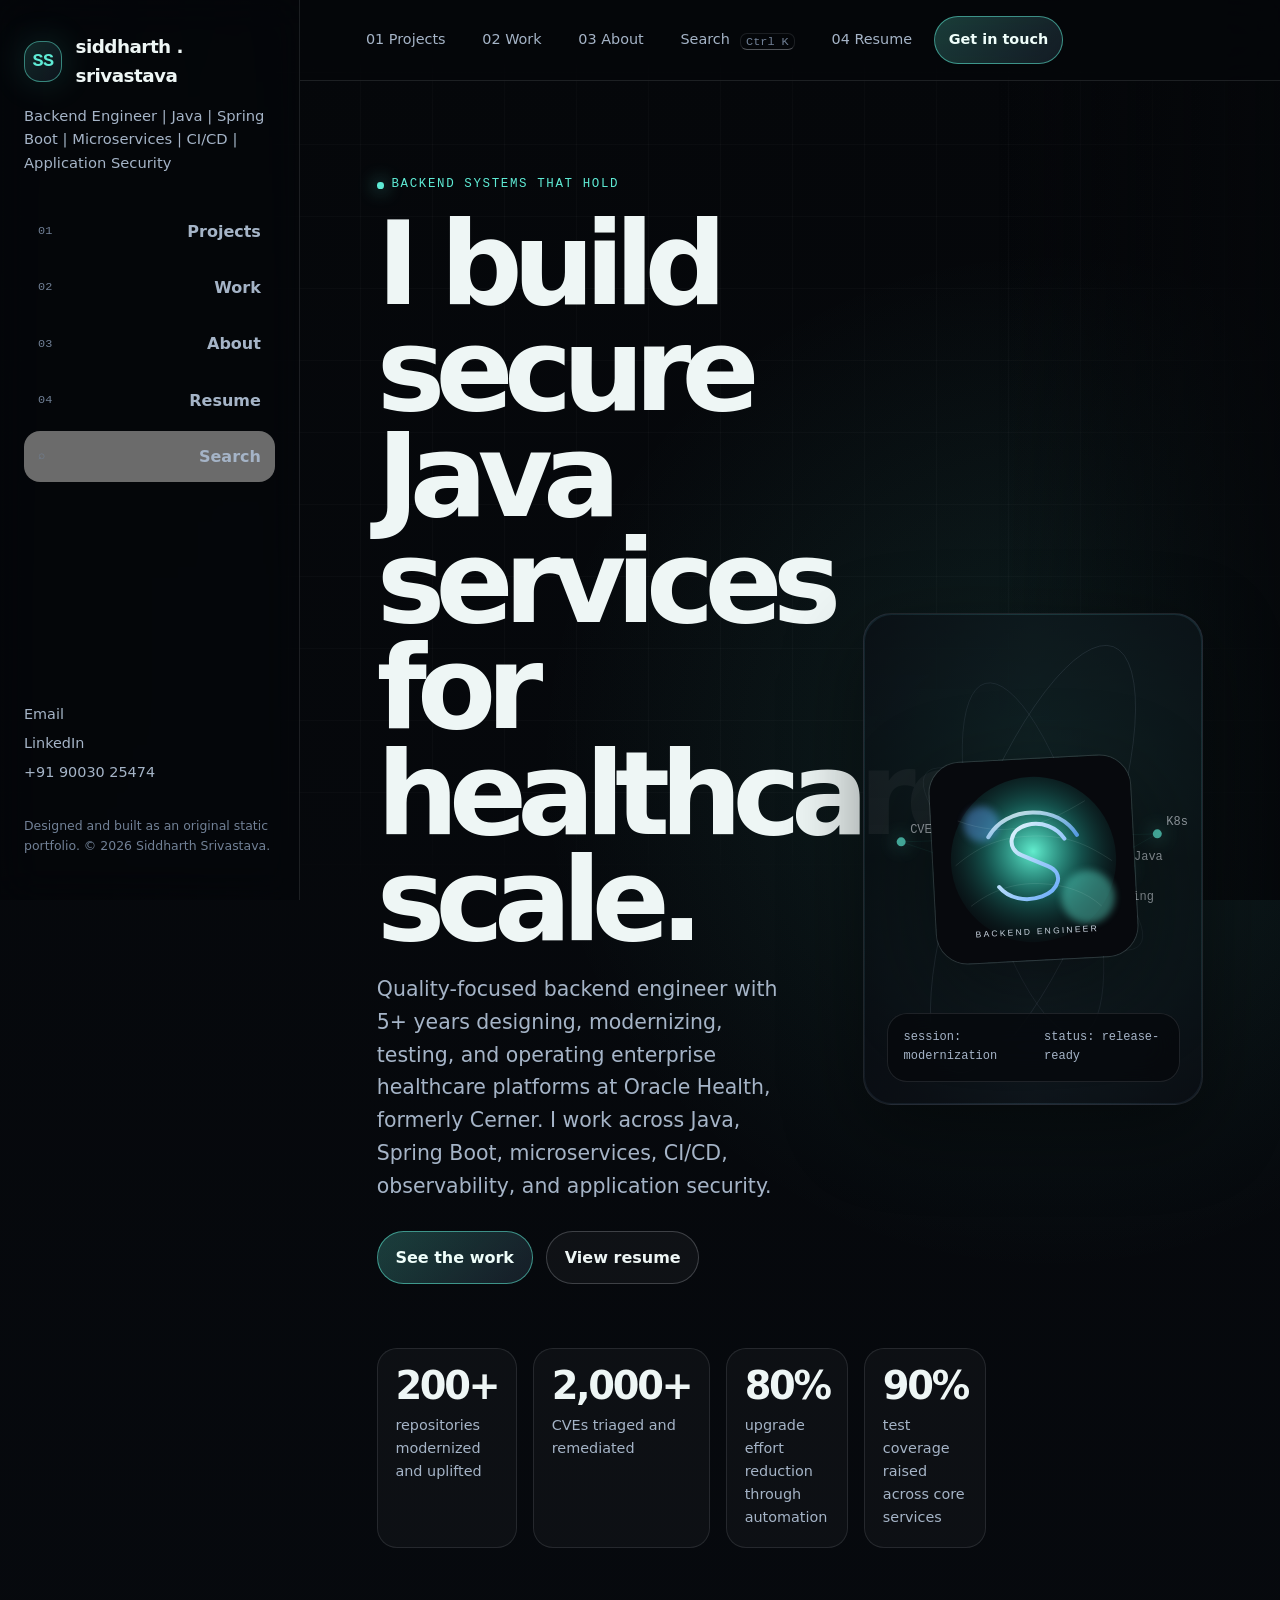
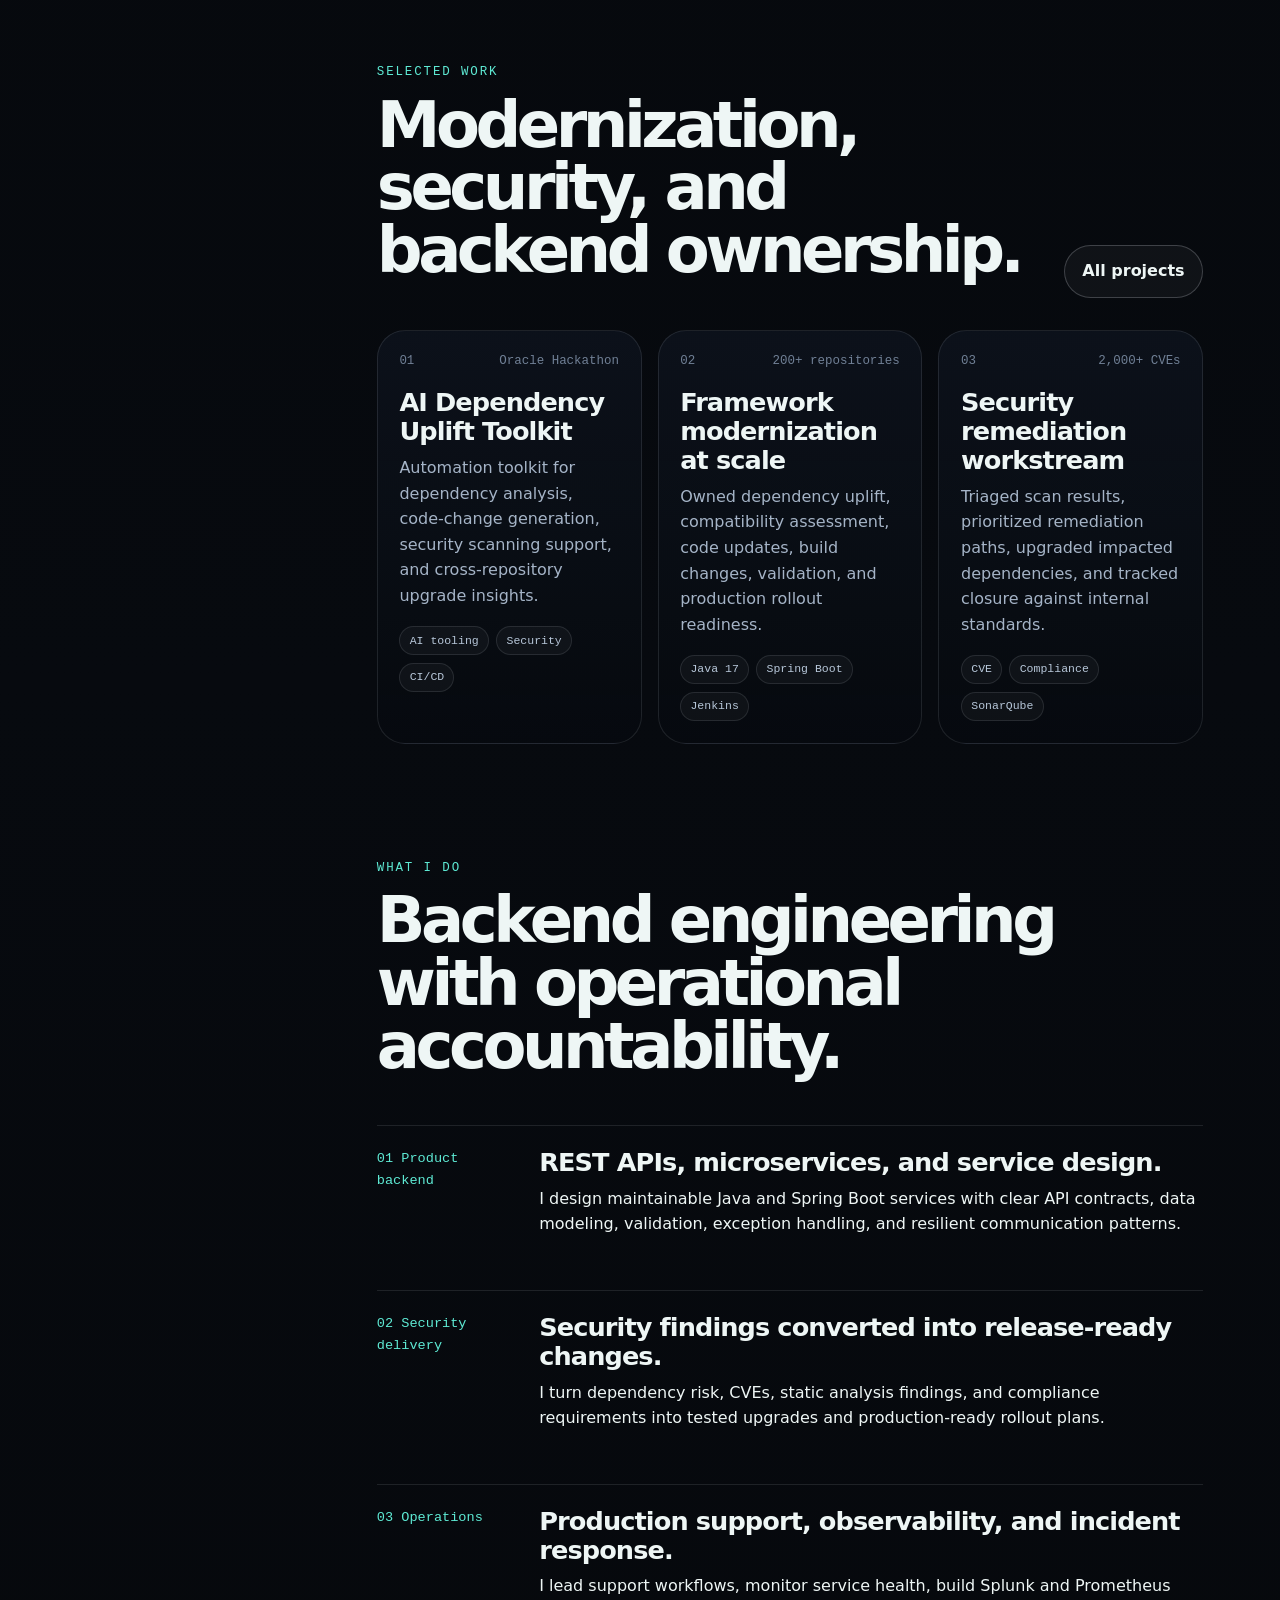
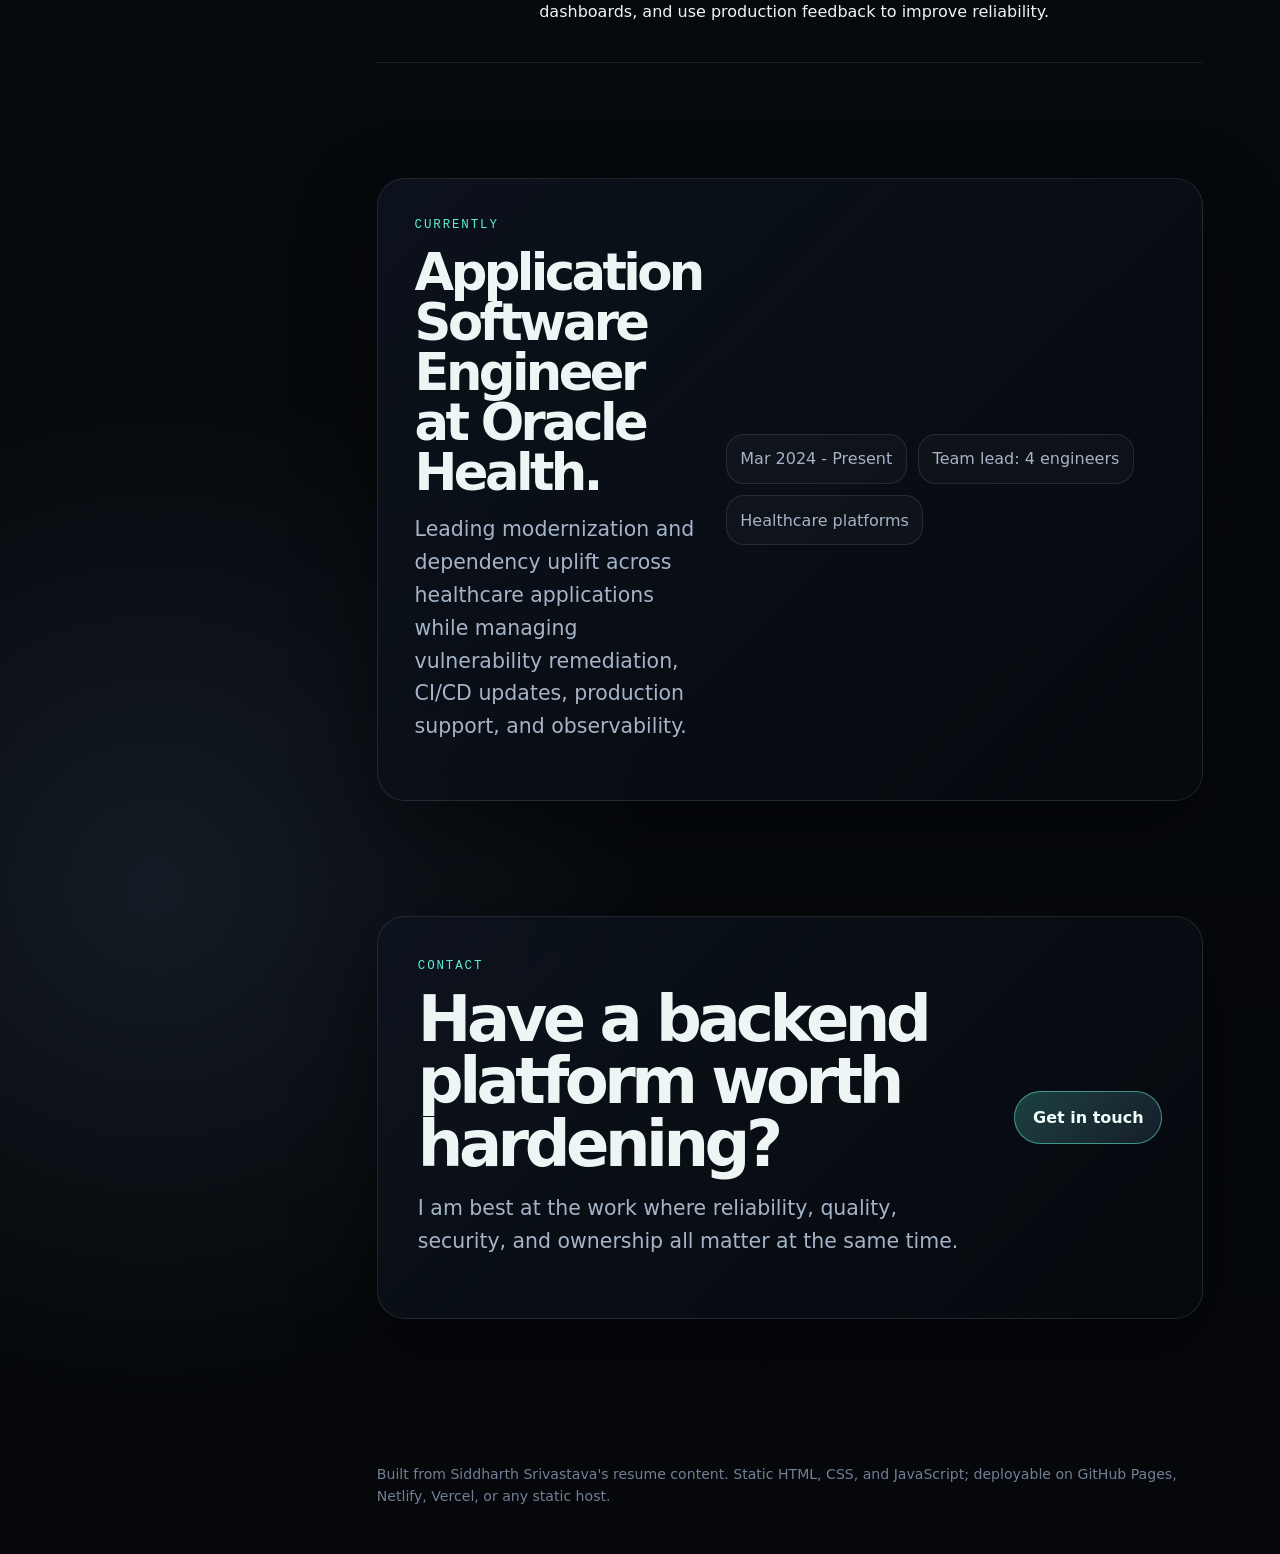
<file: index.html>
<!doctype html>
<html lang="en">
<head>
  <meta charset="utf-8">
  <meta name="viewport" content="width=device-width, initial-scale=1">
  <title>Siddharth Srivastava - Backend Engineer</title>
  <meta name="description" content="Backend engineer portfolio for Siddharth Srivastava, focused on Java, Spring Boot, microservices, CI/CD, application security, and healthcare platforms.">
  <meta name="theme-color" content="#05070a">
  <link rel="canonical" href="https://beardo-sid.github.io/">
  <meta property="og:title" content="Siddharth Srivastava - Backend Engineer">
  <meta property="og:description" content="Backend engineer portfolio for Siddharth Srivastava, focused on Java, Spring Boot, microservices, CI/CD, application security, and healthcare platforms.">
  <meta property="og:type" content="website">
  <meta property="og:url" content="https://beardo-sid.github.io/">
  <link rel="icon" href="assets/favicon.svg" type="image/svg+xml">
  <link rel="stylesheet" href="assets/styles.css">
</head>
<body class="">
  <a class="skip-link" href="#main">Skip to content</a>
  <div class="shell">
    <aside class="sidebar" aria-label="Site sidebar">
      <a class="sidebar-brand" href="index.html" aria-label="Home">
        <span class="logo-dot">SS</span>
        <span>siddharth . srivastava</span>
      </a>
      <p class="sidebar-subtitle">Backend Engineer | Java | Spring Boot | Microservices | CI/CD | Application Security</p>
      <nav class="sidebar-nav" aria-label="Primary navigation">
        <a class="nav-link " href="projects.html"><span>01</span><strong>Projects</strong></a>
<a class="nav-link " href="work.html"><span>02</span><strong>Work</strong></a>
<a class="nav-link " href="about.html"><span>03</span><strong>About</strong></a>
        <a class="nav-link " href="resume.html"><span>04</span><strong>Resume</strong></a>
        <button class="nav-link" type="button" data-search-open><span>⌕</span><strong>Search</strong></button>
      </nav>
      <div class="sidebar-spacer"></div>
      <div class="sidebar-social" aria-label="Contact links">
        <a href="mailto:sid98sksofficial@gmail.com">Email</a>
        <a href="https://www.linkedin.com/in/siddharth-srivastava-27b85112b" target="_blank" rel="noreferrer">LinkedIn</a>
        <a href="tel:+919003025474">+91 90030 25474</a>
      </div>
      <p class="sidebar-meta">Designed and built as an original static portfolio. © 2026 Siddharth Srivastava.</p>
    </aside>

    <div class="content">
      <header class="topbar">
        <a class="mobile-brand" href="index.html"><span class="logo-dot">SS</span><span>siddharth . srivastava</span></a>
        <button class="menu-trigger" type="button" data-menu-toggle aria-expanded="false" aria-controls="mobile-nav">Menu</button>
        <nav class="topbar-nav" id="mobile-nav" data-mobile-nav aria-label="Top navigation">
          <a class="" href="projects.html">01 Projects</a>
<a class="" href="work.html">02 Work</a>
<a class="" href="about.html">03 About</a>
<button class="search-trigger" type="button" data-search-open>Search <kbd>Ctrl K</kbd></button>
<a class="" href="resume.html">04 Resume</a>
<a class="button primary" href="contact.html">Get in touch</a>
        </nav>
      </header>

      <main id="main">
        
<section class="section hero">
  <div class="hero-copy reveal">
    <span class="eyebrow">Backend systems that hold</span>
    <h1>I build secure Java services for healthcare scale.</h1>
    <p class="lede">Quality-focused backend engineer with 5+ years designing, modernizing, testing, and operating enterprise healthcare platforms at Oracle Health, formerly Cerner. I work across Java, Spring Boot, microservices, CI/CD, observability, and application security.</p>
    <div class="hero-actions">
      <a class="button primary" href="projects.html">See the work</a>
      <a class="button" href="resume.html">View resume</a>
    </div>
    <div class="metric-strip" aria-label="Career impact metrics">
      <div class="metric"><strong>200+</strong><span>repositories modernized and uplifted</span></div>
      <div class="metric"><strong>2,000+</strong><span>CVEs triaged and remediated</span></div>
      <div class="metric"><strong>80%</strong><span>upgrade effort reduction through automation</span></div>
      <div class="metric"><strong>90%</strong><span>test coverage raised across core services</span></div>
    </div>
  </div>
  <div class="hero-card reveal" aria-label="Animated backend system graphic">
    <div class="orbit-wrap">
      <canvas id="hero-canvas" aria-hidden="true"></canvas>
      <div class="monogram-card">
        <img src="assets/monogram.svg" alt="Siddharth Srivastava monogram with backend engineering graphic">
      </div>
      <div class="status-pill"><span>session: modernization</span><span>status: release-ready</span></div>
    </div>
  </div>
</section>

<section class="section reveal">
  <div class="section-head">
    <div>
      <span class="section-label">selected work</span>
      <h2>Modernization, security, and backend ownership.</h2>
    </div>
    <a class="button" href="projects.html">All projects</a>
  </div>
  <div class="card-grid">
    <article class="card">
      <div class="card-top"><span>01</span><span>Oracle Hackathon</span></div>
      <h3>AI Dependency Uplift Toolkit</h3>
      <p>Automation toolkit for dependency analysis, code-change generation, security scanning support, and cross-repository upgrade insights.</p>
      <div class="tags"><span class="tag">AI tooling</span><span class="tag">Security</span><span class="tag">CI/CD</span></div>
    </article>
    <article class="card">
      <div class="card-top"><span>02</span><span>200+ repositories</span></div>
      <h3>Framework modernization at scale</h3>
      <p>Owned dependency uplift, compatibility assessment, code updates, build changes, validation, and production rollout readiness.</p>
      <div class="tags"><span class="tag">Java 17</span><span class="tag">Spring Boot</span><span class="tag">Jenkins</span></div>
    </article>
    <article class="card">
      <div class="card-top"><span>03</span><span>2,000+ CVEs</span></div>
      <h3>Security remediation workstream</h3>
      <p>Triaged scan results, prioritized remediation paths, upgraded impacted dependencies, and tracked closure against internal standards.</p>
      <div class="tags"><span class="tag">CVE</span><span class="tag">Compliance</span><span class="tag">SonarQube</span></div>
    </article>
  </div>
</section>

<section class="section reveal">
  <div class="section-head">
    <div>
      <span class="section-label">what I do</span>
      <h2>Backend engineering with operational accountability.</h2>
    </div>
  </div>
  <div class="feature-list">
    <div class="feature-row"><span class="feature-index">01 Product backend</span><div><h3>REST APIs, microservices, and service design.</h3><p>I design maintainable Java and Spring Boot services with clear API contracts, data modeling, validation, exception handling, and resilient communication patterns.</p></div></div>
    <div class="feature-row"><span class="feature-index">02 Security delivery</span><div><h3>Security findings converted into release-ready changes.</h3><p>I turn dependency risk, CVEs, static analysis findings, and compliance requirements into tested upgrades and production-ready rollout plans.</p></div></div>
    <div class="feature-row"><span class="feature-index">03 Operations</span><div><h3>Production support, observability, and incident response.</h3><p>I lead support workflows, monitor service health, build Splunk and Prometheus dashboards, and use production feedback to improve reliability.</p></div></div>
  </div>
</section>

<section class="section reveal">
  <div class="current-panel">
    <div>
      <span class="section-label">currently</span>
      <h2>Application Software Engineer at Oracle Health.</h2>
      <p class="lede">Leading modernization and dependency uplift across healthcare applications while managing vulnerability remediation, CI/CD updates, production support, and observability.</p>
    </div>
    <div class="mini-metrics"><span>Mar 2024 - Present</span><span>Team lead: 4 engineers</span><span>Healthcare platforms</span></div>
  </div>
</section>

<section class="section reveal">
  <div class="cta-panel">
    <div>
      <span class="section-label">contact</span>
      <h2>Have a backend platform worth hardening?</h2>
      <p class="lede">I am best at the work where reliability, quality, security, and ownership all matter at the same time.</p>
    </div>
    <a class="button primary" href="contact.html">Get in touch</a>
  </div>
</section>

      </main>

      <footer class="footer">
        <p>Built from Siddharth Srivastava's resume content. Static HTML, CSS, and JavaScript; deployable on GitHub Pages, Netlify, Vercel, or any static host.</p>
      </footer>
    </div>
  </div>

  <div class="search-modal" data-search-modal aria-hidden="true" role="dialog" aria-label="Search portfolio">
    <div class="search-box">
      <div class="search-head">
        <input data-search-input type="search" placeholder="Search projects, work, skills, resume..." aria-label="Search">
        <button class="search-close" type="button" data-search-close>Esc</button>
      </div>
      <div class="search-results" data-search-results></div>
    </div>
  </div>
  <script src="assets/script.js"></script>
</body>
</html>
</file>
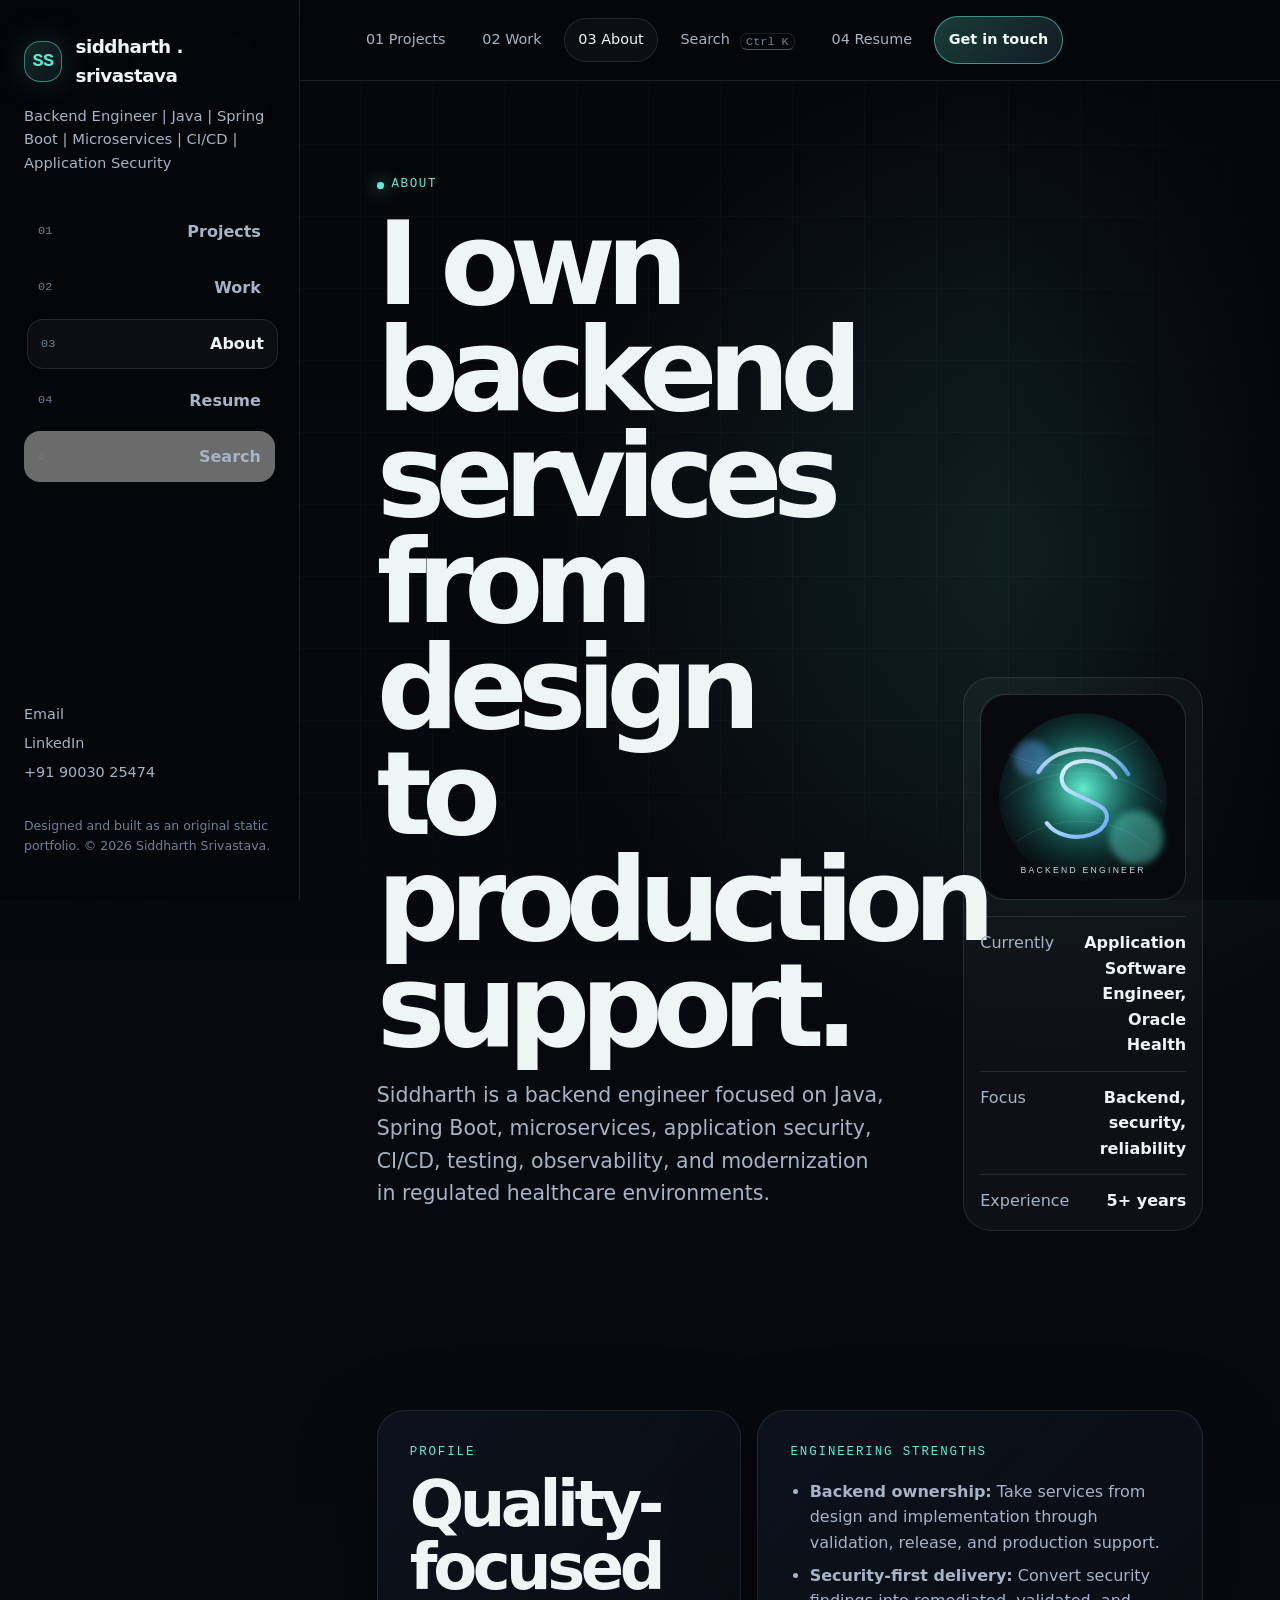
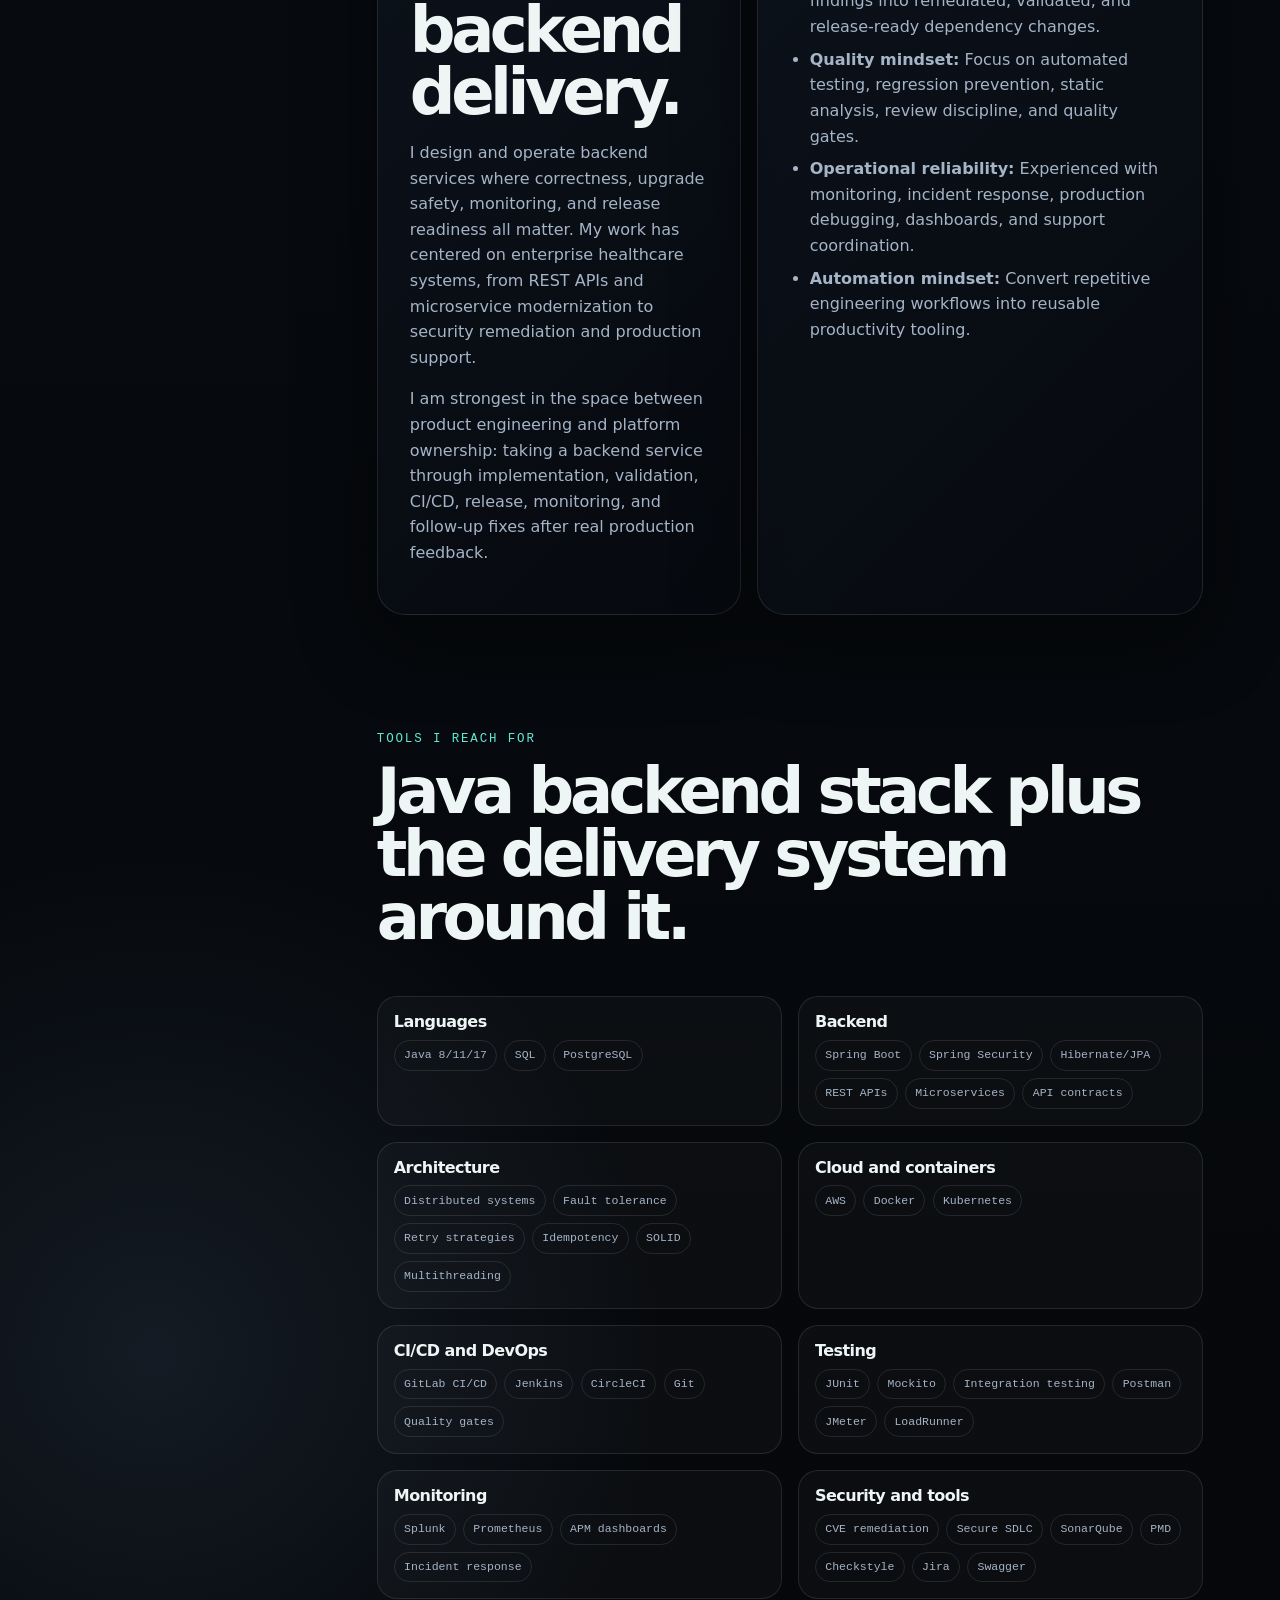
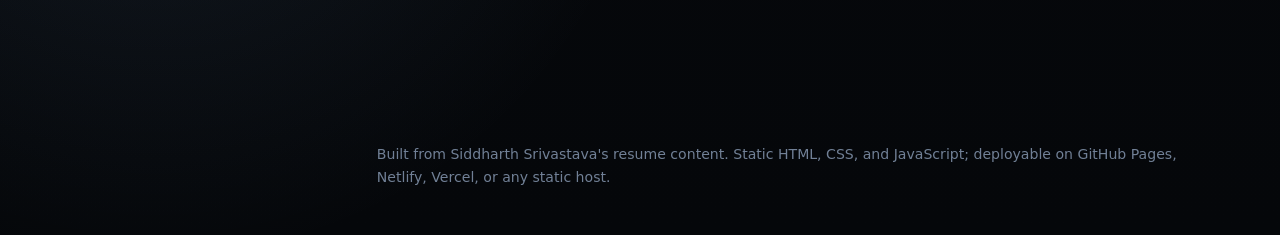
<file: about.html>
<!doctype html>
<html lang="en">
<head>
  <meta charset="utf-8">
  <meta name="viewport" content="width=device-width, initial-scale=1">
  <title>About - Siddharth Srivastava</title>
  <meta name="description" content="About Siddharth Srivastava, a backend engineer focused on Java, Spring Boot, microservices, CI/CD, security, testing, and reliability.">
  <meta name="theme-color" content="#05070a">
  <link rel="canonical" href="https://beardo-sid.github.io/about.html">
  <meta property="og:title" content="About - Siddharth Srivastava">
  <meta property="og:description" content="About Siddharth Srivastava, a backend engineer focused on Java, Spring Boot, microservices, CI/CD, security, testing, and reliability.">
  <meta property="og:type" content="website">
  <meta property="og:url" content="https://beardo-sid.github.io/about.html">
  <link rel="icon" href="assets/favicon.svg" type="image/svg+xml">
  <link rel="stylesheet" href="assets/styles.css">
</head>
<body class="">
  <a class="skip-link" href="#main">Skip to content</a>
  <div class="shell">
    <aside class="sidebar" aria-label="Site sidebar">
      <a class="sidebar-brand" href="index.html" aria-label="Home">
        <span class="logo-dot">SS</span>
        <span>siddharth . srivastava</span>
      </a>
      <p class="sidebar-subtitle">Backend Engineer | Java | Spring Boot | Microservices | CI/CD | Application Security</p>
      <nav class="sidebar-nav" aria-label="Primary navigation">
        <a class="nav-link " href="projects.html"><span>01</span><strong>Projects</strong></a>
<a class="nav-link " href="work.html"><span>02</span><strong>Work</strong></a>
<a class="nav-link active" href="about.html"><span>03</span><strong>About</strong></a>
        <a class="nav-link " href="resume.html"><span>04</span><strong>Resume</strong></a>
        <button class="nav-link" type="button" data-search-open><span>⌕</span><strong>Search</strong></button>
      </nav>
      <div class="sidebar-spacer"></div>
      <div class="sidebar-social" aria-label="Contact links">
        <a href="mailto:sid98sksofficial@gmail.com">Email</a>
        <a href="https://www.linkedin.com/in/siddharth-srivastava-27b85112b" target="_blank" rel="noreferrer">LinkedIn</a>
        <a href="tel:+919003025474">+91 90030 25474</a>
      </div>
      <p class="sidebar-meta">Designed and built as an original static portfolio. © 2026 Siddharth Srivastava.</p>
    </aside>

    <div class="content">
      <header class="topbar">
        <a class="mobile-brand" href="index.html"><span class="logo-dot">SS</span><span>siddharth . srivastava</span></a>
        <button class="menu-trigger" type="button" data-menu-toggle aria-expanded="false" aria-controls="mobile-nav">Menu</button>
        <nav class="topbar-nav" id="mobile-nav" data-mobile-nav aria-label="Top navigation">
          <a class="" href="projects.html">01 Projects</a>
<a class="" href="work.html">02 Work</a>
<a class="active" href="about.html">03 About</a>
<button class="search-trigger" type="button" data-search-open>Search <kbd>Ctrl K</kbd></button>
<a class="" href="resume.html">04 Resume</a>
<a class="button primary" href="contact.html">Get in touch</a>
        </nav>
      </header>

      <main id="main">
        
<section class="section page-hero reveal">
  <div>
    <span class="eyebrow">about</span>
    <h1>I own backend services from design to production support.</h1>
    <p class="lede">Siddharth is a backend engineer focused on Java, Spring Boot, microservices, application security, CI/CD, testing, observability, and modernization in regulated healthcare environments.</p>
  </div>
  <div class="profile-card">
    <img src="assets/monogram.svg" alt="Siddharth Srivastava monogram">
    <div class="profile-facts">
      <div class="fact"><span>Currently</span><strong>Application Software Engineer, Oracle Health</strong></div>
      <div class="fact"><span>Focus</span><strong>Backend, security, reliability</strong></div>
      <div class="fact"><span>Experience</span><strong>5+ years</strong></div>
    </div>
  </div>
</section>

<section class="section reveal">
  <div class="about-grid">
    <div class="about-panel">
      <span class="section-label">profile</span>
      <h2>Quality-focused backend delivery.</h2>
      <p>I design and operate backend services where correctness, upgrade safety, monitoring, and release readiness all matter. My work has centered on enterprise healthcare systems, from REST APIs and microservice modernization to security remediation and production support.</p>
      <p>I am strongest in the space between product engineering and platform ownership: taking a backend service through implementation, validation, CI/CD, release, monitoring, and follow-up fixes after real production feedback.</p>
    </div>
    <div class="about-panel">
      <span class="section-label">engineering strengths</span>
      <ul class="plain-list">
        <li><strong>Backend ownership:</strong> Take services from design and implementation through validation, release, and production support.</li>
        <li><strong>Security-first delivery:</strong> Convert security findings into remediated, validated, and release-ready dependency changes.</li>
        <li><strong>Quality mindset:</strong> Focus on automated testing, regression prevention, static analysis, review discipline, and quality gates.</li>
        <li><strong>Operational reliability:</strong> Experienced with monitoring, incident response, production debugging, dashboards, and support coordination.</li>
        <li><strong>Automation mindset:</strong> Convert repetitive engineering workflows into reusable productivity tooling.</li>
      </ul>
    </div>
  </div>
</section>

<section class="section reveal">
  <div class="section-head">
    <div>
      <span class="section-label">tools I reach for</span>
      <h2>Java backend stack plus the delivery system around it.</h2>
    </div>
  </div>
  <div class="skills-layout">
    <div class="skill-box"><h3>Languages</h3><ul><li>Java 8/11/17</li><li>SQL</li><li>PostgreSQL</li></ul></div>
    <div class="skill-box"><h3>Backend</h3><ul><li>Spring Boot</li><li>Spring Security</li><li>Hibernate/JPA</li><li>REST APIs</li><li>Microservices</li><li>API contracts</li></ul></div>
    <div class="skill-box"><h3>Architecture</h3><ul><li>Distributed systems</li><li>Fault tolerance</li><li>Retry strategies</li><li>Idempotency</li><li>SOLID</li><li>Multithreading</li></ul></div>
    <div class="skill-box"><h3>Cloud and containers</h3><ul><li>AWS</li><li>Docker</li><li>Kubernetes</li></ul></div>
    <div class="skill-box"><h3>CI/CD and DevOps</h3><ul><li>GitLab CI/CD</li><li>Jenkins</li><li>CircleCI</li><li>Git</li><li>Quality gates</li></ul></div>
    <div class="skill-box"><h3>Testing</h3><ul><li>JUnit</li><li>Mockito</li><li>Integration testing</li><li>Postman</li><li>JMeter</li><li>LoadRunner</li></ul></div>
    <div class="skill-box"><h3>Monitoring</h3><ul><li>Splunk</li><li>Prometheus</li><li>APM dashboards</li><li>Incident response</li></ul></div>
    <div class="skill-box"><h3>Security and tools</h3><ul><li>CVE remediation</li><li>Secure SDLC</li><li>SonarQube</li><li>PMD</li><li>Checkstyle</li><li>Jira</li><li>Swagger</li></ul></div>
  </div>
</section>

      </main>

      <footer class="footer">
        <p>Built from Siddharth Srivastava's resume content. Static HTML, CSS, and JavaScript; deployable on GitHub Pages, Netlify, Vercel, or any static host.</p>
      </footer>
    </div>
  </div>

  <div class="search-modal" data-search-modal aria-hidden="true" role="dialog" aria-label="Search portfolio">
    <div class="search-box">
      <div class="search-head">
        <input data-search-input type="search" placeholder="Search projects, work, skills, resume..." aria-label="Search">
        <button class="search-close" type="button" data-search-close>Esc</button>
      </div>
      <div class="search-results" data-search-results></div>
    </div>
  </div>
  <script src="assets/script.js"></script>
</body>
</html>
</file>
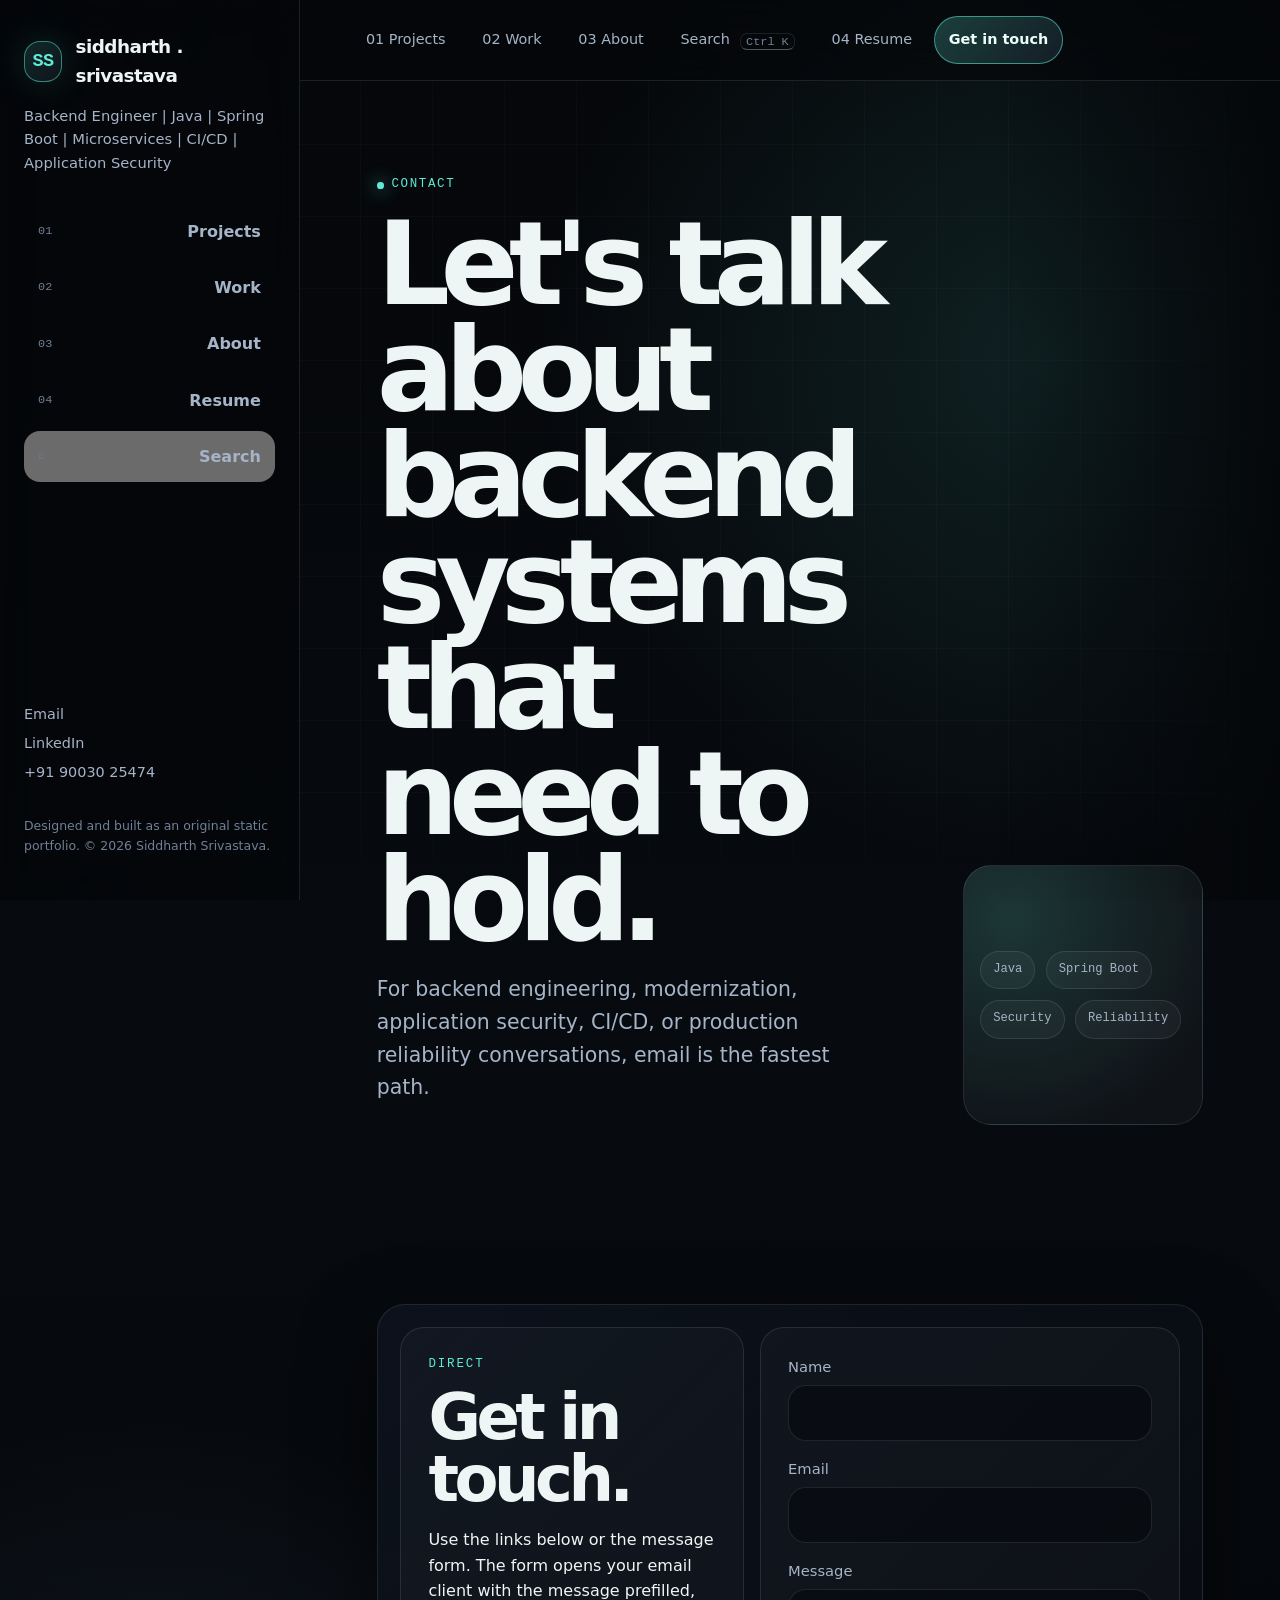
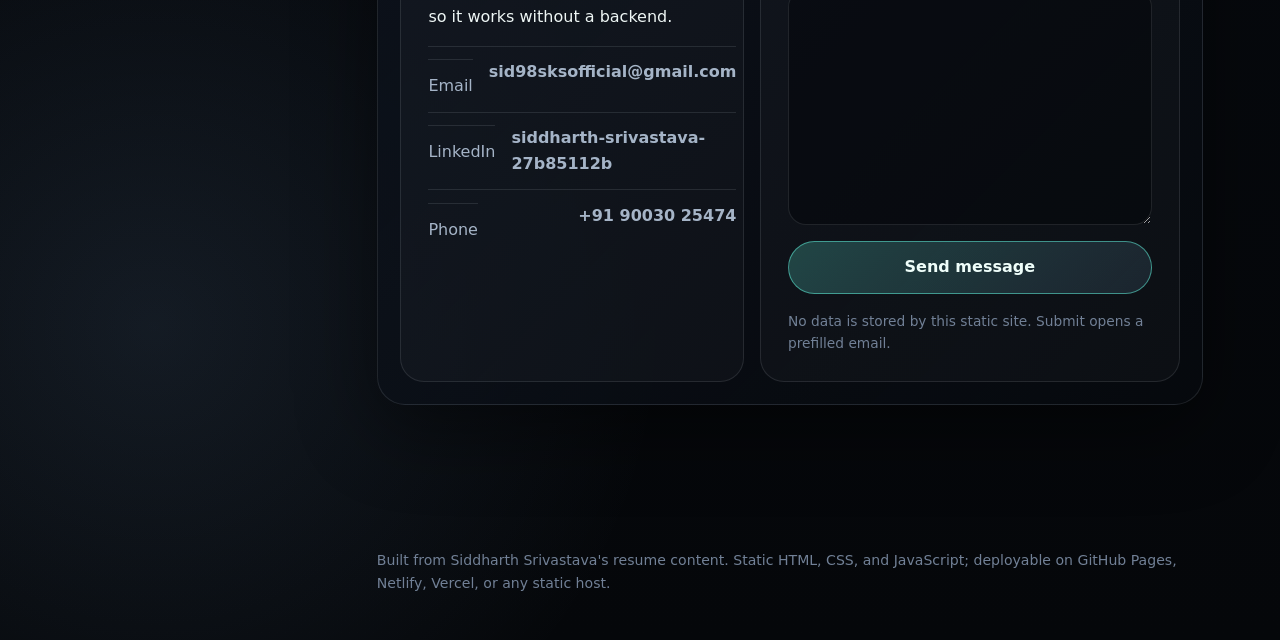
<file: contact.html>
<!doctype html>
<html lang="en">
<head>
  <meta charset="utf-8">
  <meta name="viewport" content="width=device-width, initial-scale=1">
  <title>Contact - Siddharth Srivastava</title>
  <meta name="description" content="Contact Siddharth Srivastava for backend engineering, modernization, security, CI/CD, and reliability conversations.">
  <meta name="theme-color" content="#05070a">
  <link rel="canonical" href="https://beardo-sid.github.io/contact.html">
  <meta property="og:title" content="Contact - Siddharth Srivastava">
  <meta property="og:description" content="Contact Siddharth Srivastava for backend engineering, modernization, security, CI/CD, and reliability conversations.">
  <meta property="og:type" content="website">
  <meta property="og:url" content="https://beardo-sid.github.io/contact.html">
  <link rel="icon" href="assets/favicon.svg" type="image/svg+xml">
  <link rel="stylesheet" href="assets/styles.css">
</head>
<body class="">
  <a class="skip-link" href="#main">Skip to content</a>
  <div class="shell">
    <aside class="sidebar" aria-label="Site sidebar">
      <a class="sidebar-brand" href="index.html" aria-label="Home">
        <span class="logo-dot">SS</span>
        <span>siddharth . srivastava</span>
      </a>
      <p class="sidebar-subtitle">Backend Engineer | Java | Spring Boot | Microservices | CI/CD | Application Security</p>
      <nav class="sidebar-nav" aria-label="Primary navigation">
        <a class="nav-link " href="projects.html"><span>01</span><strong>Projects</strong></a>
<a class="nav-link " href="work.html"><span>02</span><strong>Work</strong></a>
<a class="nav-link " href="about.html"><span>03</span><strong>About</strong></a>
        <a class="nav-link " href="resume.html"><span>04</span><strong>Resume</strong></a>
        <button class="nav-link" type="button" data-search-open><span>⌕</span><strong>Search</strong></button>
      </nav>
      <div class="sidebar-spacer"></div>
      <div class="sidebar-social" aria-label="Contact links">
        <a href="mailto:sid98sksofficial@gmail.com">Email</a>
        <a href="https://www.linkedin.com/in/siddharth-srivastava-27b85112b" target="_blank" rel="noreferrer">LinkedIn</a>
        <a href="tel:+919003025474">+91 90030 25474</a>
      </div>
      <p class="sidebar-meta">Designed and built as an original static portfolio. © 2026 Siddharth Srivastava.</p>
    </aside>

    <div class="content">
      <header class="topbar">
        <a class="mobile-brand" href="index.html"><span class="logo-dot">SS</span><span>siddharth . srivastava</span></a>
        <button class="menu-trigger" type="button" data-menu-toggle aria-expanded="false" aria-controls="mobile-nav">Menu</button>
        <nav class="topbar-nav" id="mobile-nav" data-mobile-nav aria-label="Top navigation">
          <a class="" href="projects.html">01 Projects</a>
<a class="" href="work.html">02 Work</a>
<a class="" href="about.html">03 About</a>
<button class="search-trigger" type="button" data-search-open>Search <kbd>Ctrl K</kbd></button>
<a class="" href="resume.html">04 Resume</a>
<a class="button primary" href="contact.html">Get in touch</a>
        </nav>
      </header>

      <main id="main">
        
<section class="section page-hero reveal">
  <div>
    <span class="eyebrow">contact</span>
    <h1>Let's talk about backend systems that need to hold.</h1>
    <p class="lede">For backend engineering, modernization, application security, CI/CD, or production reliability conversations, email is the fastest path.</p>
  </div>
  <div class="page-hero-visual"><div class="badge-stack"><span>Java</span><span>Spring Boot</span><span>Security</span><span>Reliability</span></div></div>
</section>

<section class="section reveal">
  <div class="contact-shell">
    <div class="contact-card">
      <span class="section-label">direct</span>
      <h2>Get in touch.</h2>
      <p>Use the links below or the message form. The form opens your email client with the message prefilled, so it works without a backend.</p>
      <div class="contact-list">
        <a href="mailto:sid98sksofficial@gmail.com"><span>Email</span><strong>sid98sksofficial@gmail.com</strong></a>
        <a href="https://www.linkedin.com/in/siddharth-srivastava-27b85112b" target="_blank" rel="noreferrer"><span>LinkedIn</span><strong>siddharth-srivastava-27b85112b</strong></a>
        <a href="tel:+919003025474"><span>Phone</span><strong>+91 90030 25474</strong></a>
      </div>
    </div>
    <div class="contact-card">
      <form class="contact-form" data-contact-form>
        <div class="field"><label for="name">Name</label><input id="name" name="name" type="text" autocomplete="name" required></div>
        <div class="field"><label for="email">Email</label><input id="email" name="email" type="email" autocomplete="email" required></div>
        <div class="field"><label for="message">Message</label><textarea id="message" name="message" rows="8" required></textarea></div>
        <button class="button primary" type="submit">Send message</button>
        <p class="form-note">No data is stored by this static site. Submit opens a prefilled email.</p>
      </form>
    </div>
  </div>
</section>

      </main>

      <footer class="footer">
        <p>Built from Siddharth Srivastava's resume content. Static HTML, CSS, and JavaScript; deployable on GitHub Pages, Netlify, Vercel, or any static host.</p>
      </footer>
    </div>
  </div>

  <div class="search-modal" data-search-modal aria-hidden="true" role="dialog" aria-label="Search portfolio">
    <div class="search-box">
      <div class="search-head">
        <input data-search-input type="search" placeholder="Search projects, work, skills, resume..." aria-label="Search">
        <button class="search-close" type="button" data-search-close>Esc</button>
      </div>
      <div class="search-results" data-search-results></div>
    </div>
  </div>
  <script src="assets/script.js"></script>
</body>
</html>
</file>
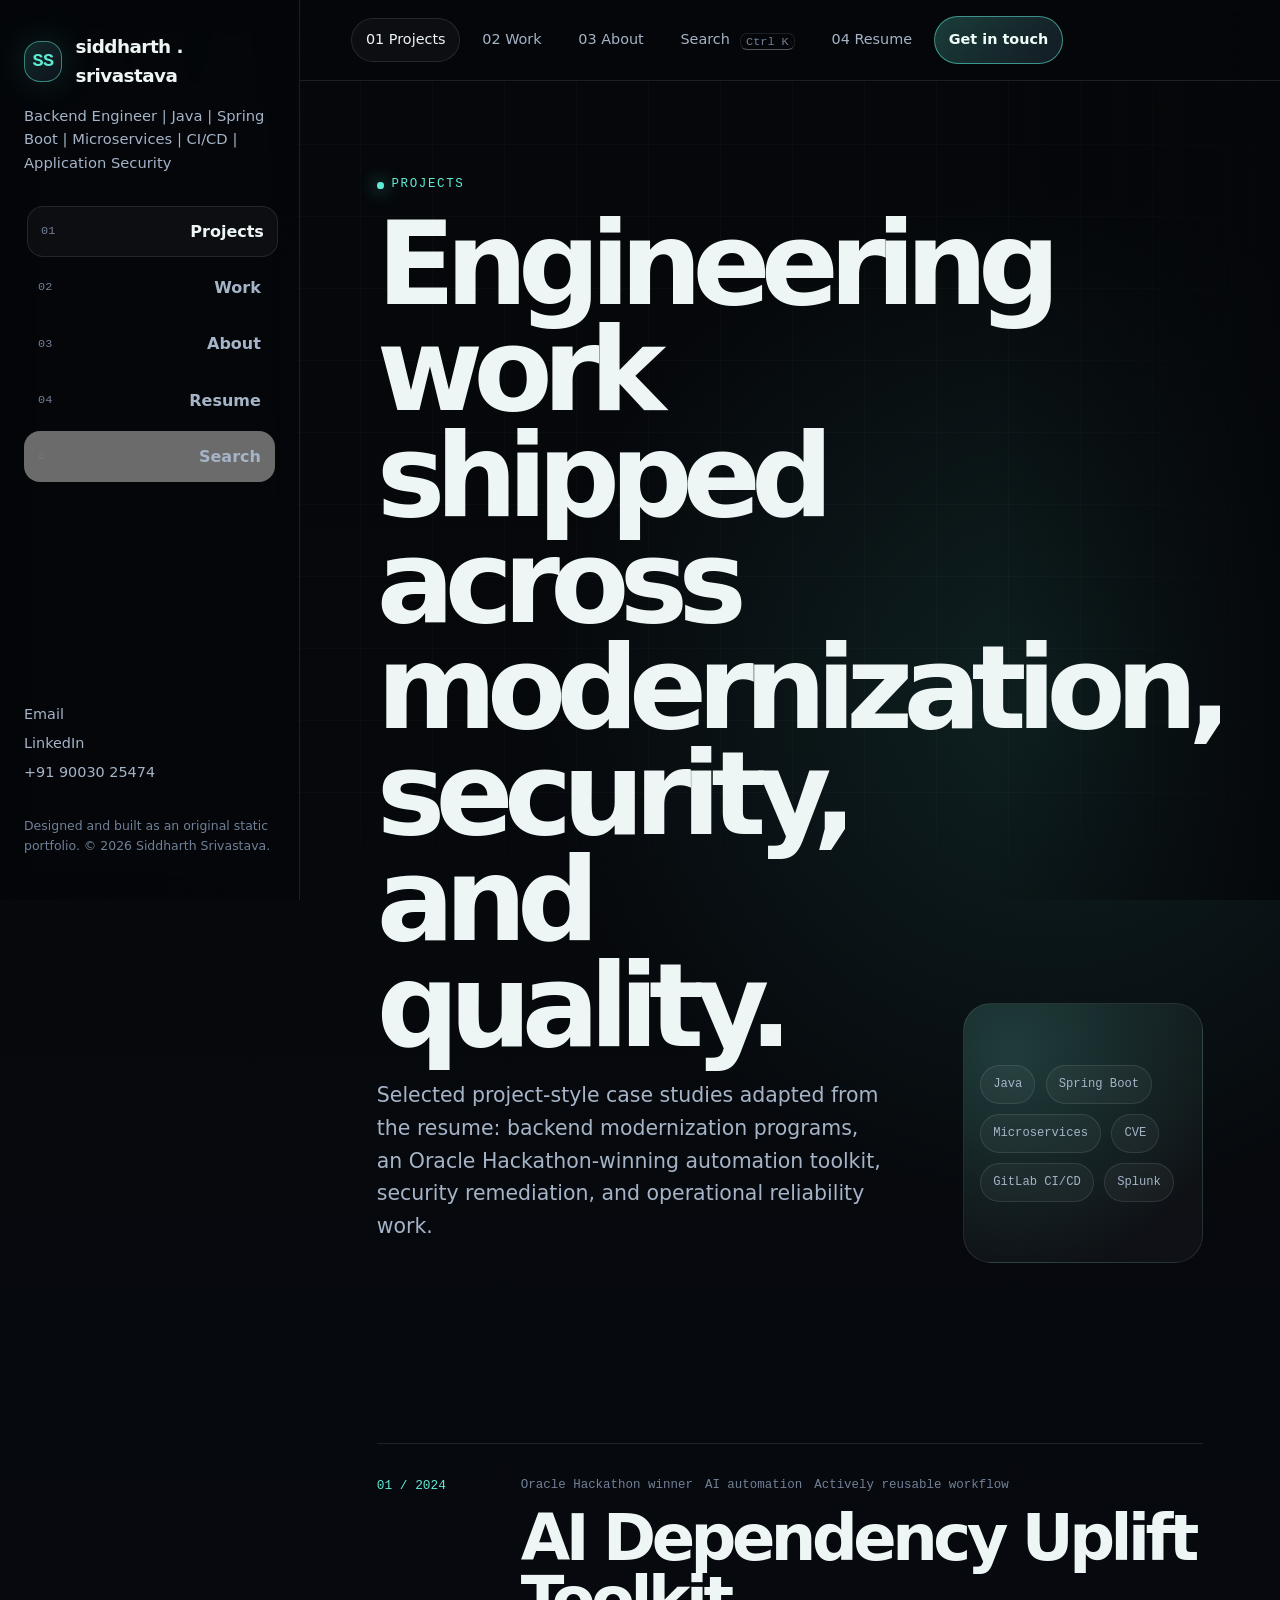
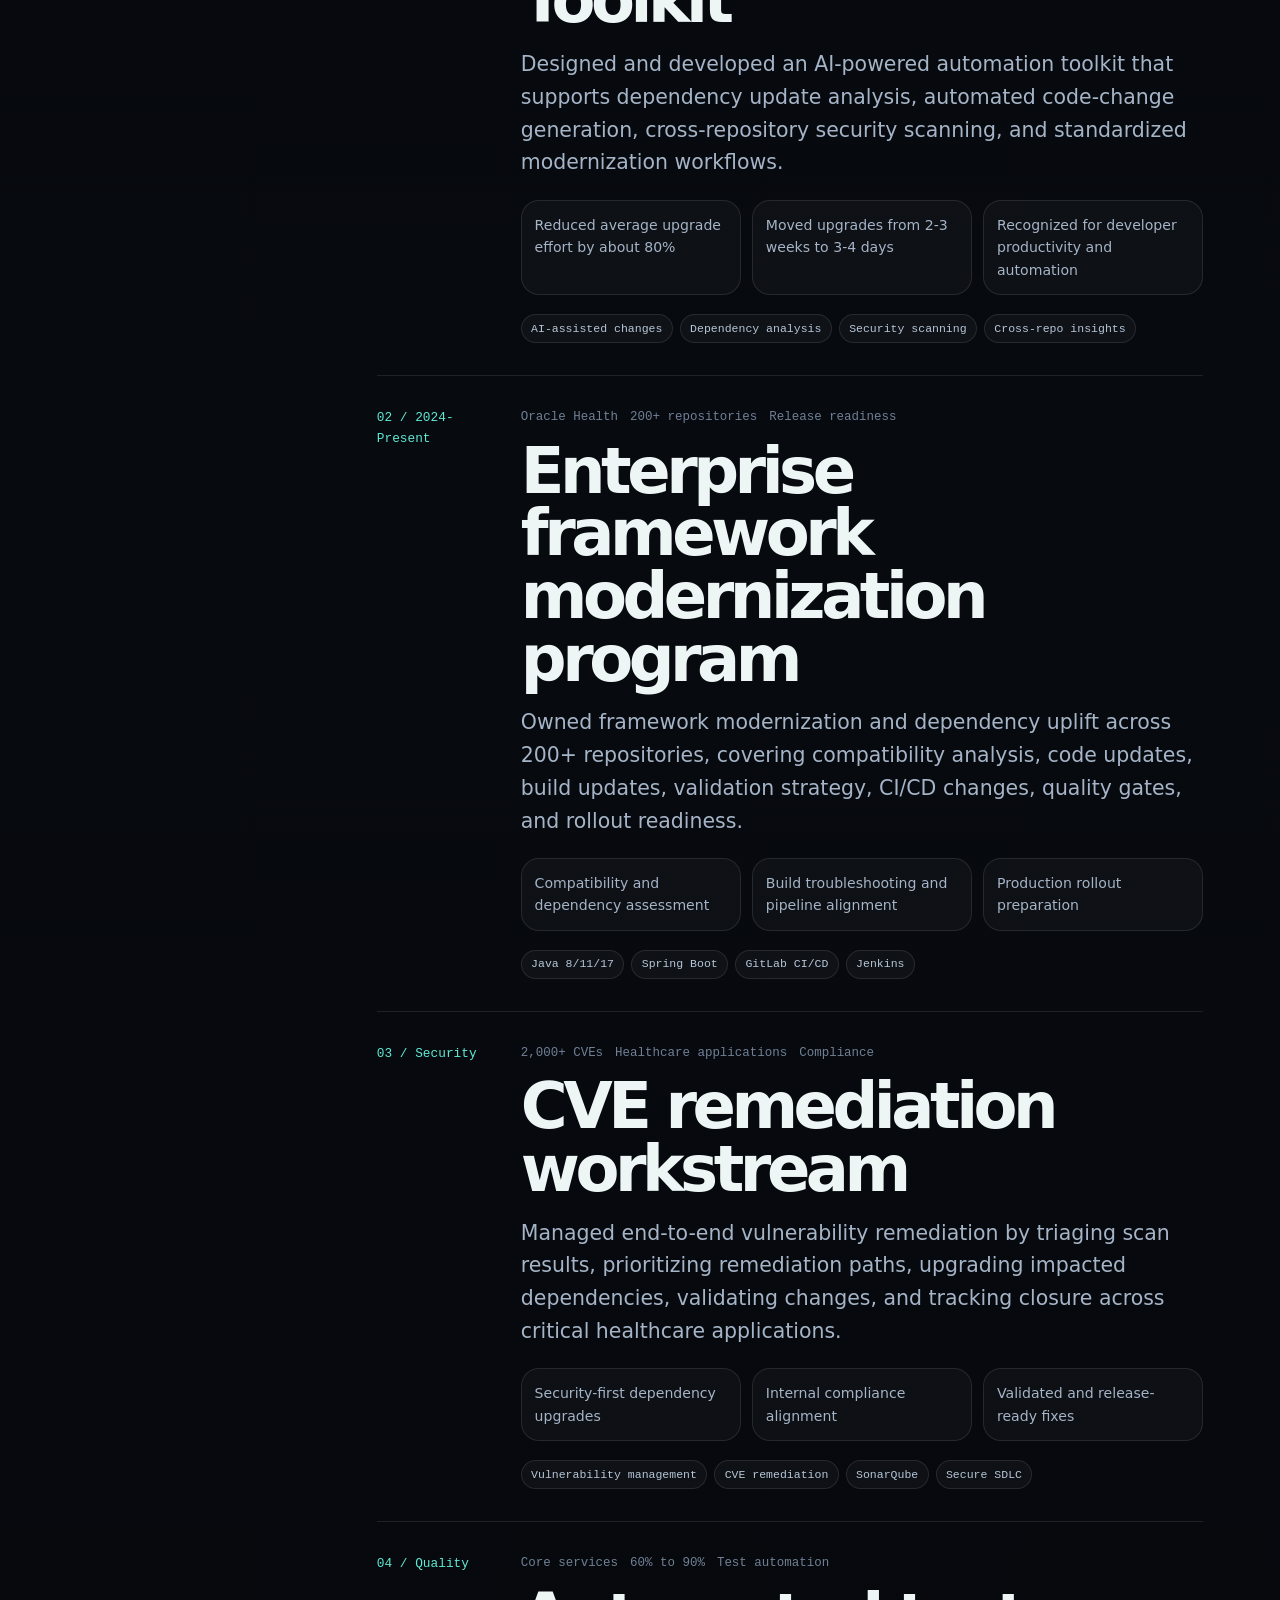
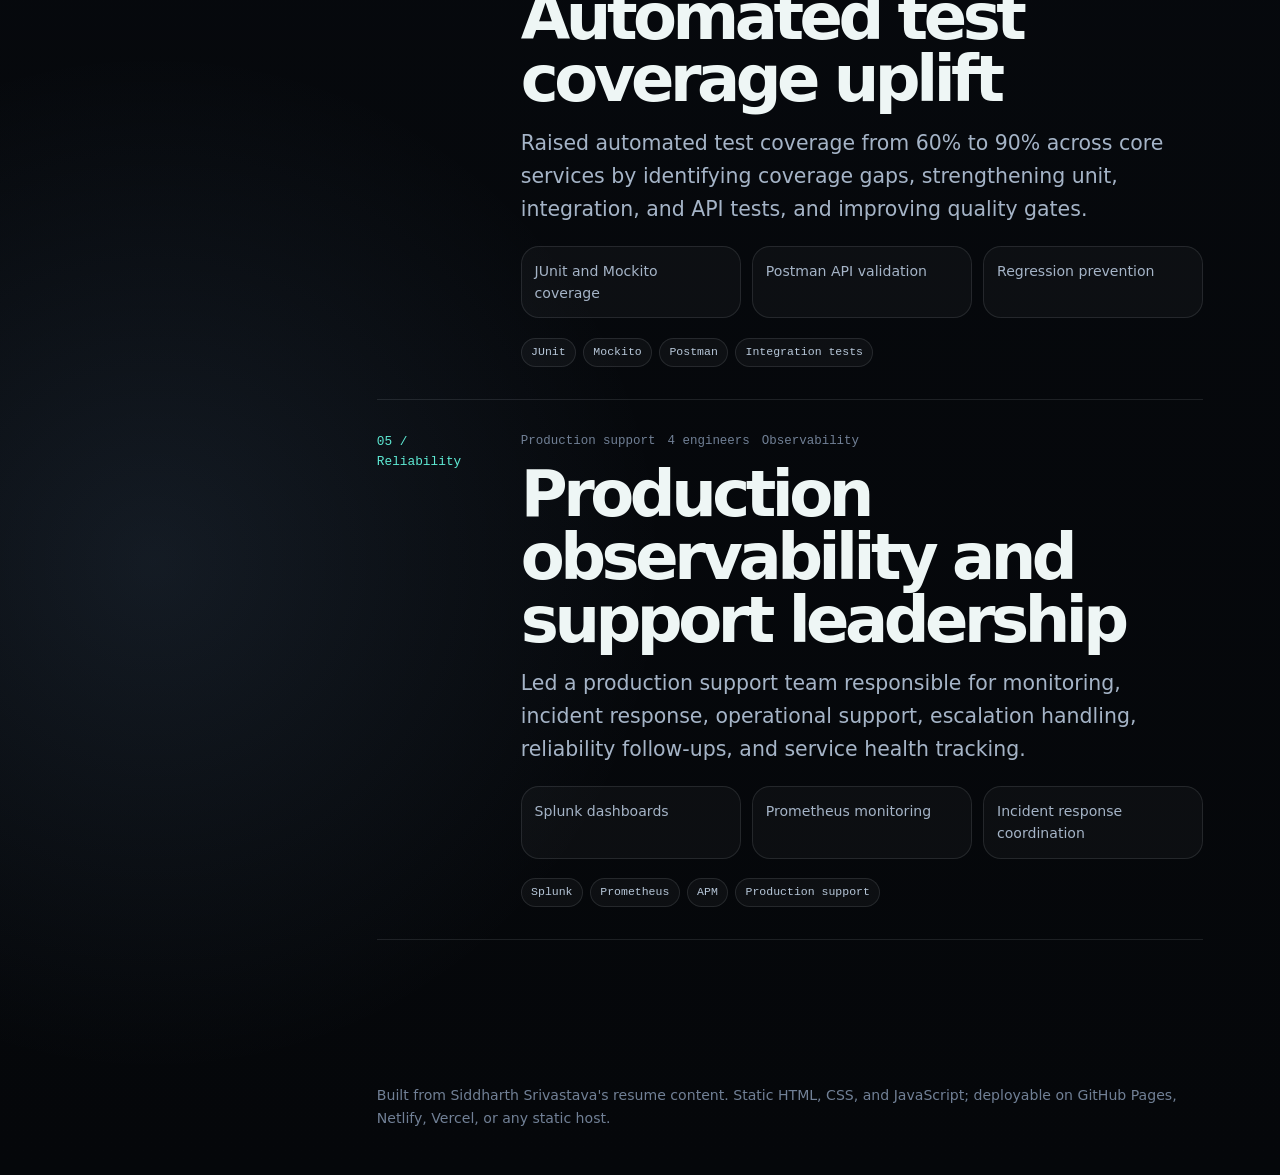
<file: projects.html>
<!doctype html>
<html lang="en">
<head>
  <meta charset="utf-8">
  <meta name="viewport" content="width=device-width, initial-scale=1">
  <title>Projects - Siddharth Srivastava</title>
  <meta name="description" content="Selected backend, modernization, security, quality, and observability work by Siddharth Srivastava.">
  <meta name="theme-color" content="#05070a">
  <link rel="canonical" href="https://beardo-sid.github.io/projects.html">
  <meta property="og:title" content="Projects - Siddharth Srivastava">
  <meta property="og:description" content="Selected backend, modernization, security, quality, and observability work by Siddharth Srivastava.">
  <meta property="og:type" content="website">
  <meta property="og:url" content="https://beardo-sid.github.io/projects.html">
  <link rel="icon" href="assets/favicon.svg" type="image/svg+xml">
  <link rel="stylesheet" href="assets/styles.css">
</head>
<body class="">
  <a class="skip-link" href="#main">Skip to content</a>
  <div class="shell">
    <aside class="sidebar" aria-label="Site sidebar">
      <a class="sidebar-brand" href="index.html" aria-label="Home">
        <span class="logo-dot">SS</span>
        <span>siddharth . srivastava</span>
      </a>
      <p class="sidebar-subtitle">Backend Engineer | Java | Spring Boot | Microservices | CI/CD | Application Security</p>
      <nav class="sidebar-nav" aria-label="Primary navigation">
        <a class="nav-link active" href="projects.html"><span>01</span><strong>Projects</strong></a>
<a class="nav-link " href="work.html"><span>02</span><strong>Work</strong></a>
<a class="nav-link " href="about.html"><span>03</span><strong>About</strong></a>
        <a class="nav-link " href="resume.html"><span>04</span><strong>Resume</strong></a>
        <button class="nav-link" type="button" data-search-open><span>⌕</span><strong>Search</strong></button>
      </nav>
      <div class="sidebar-spacer"></div>
      <div class="sidebar-social" aria-label="Contact links">
        <a href="mailto:sid98sksofficial@gmail.com">Email</a>
        <a href="https://www.linkedin.com/in/siddharth-srivastava-27b85112b" target="_blank" rel="noreferrer">LinkedIn</a>
        <a href="tel:+919003025474">+91 90030 25474</a>
      </div>
      <p class="sidebar-meta">Designed and built as an original static portfolio. © 2026 Siddharth Srivastava.</p>
    </aside>

    <div class="content">
      <header class="topbar">
        <a class="mobile-brand" href="index.html"><span class="logo-dot">SS</span><span>siddharth . srivastava</span></a>
        <button class="menu-trigger" type="button" data-menu-toggle aria-expanded="false" aria-controls="mobile-nav">Menu</button>
        <nav class="topbar-nav" id="mobile-nav" data-mobile-nav aria-label="Top navigation">
          <a class="active" href="projects.html">01 Projects</a>
<a class="" href="work.html">02 Work</a>
<a class="" href="about.html">03 About</a>
<button class="search-trigger" type="button" data-search-open>Search <kbd>Ctrl K</kbd></button>
<a class="" href="resume.html">04 Resume</a>
<a class="button primary" href="contact.html">Get in touch</a>
        </nav>
      </header>

      <main id="main">
        
<section class="section page-hero reveal">
  <div>
    <span class="eyebrow">projects</span>
    <h1>Engineering work shipped across modernization, security, and quality.</h1>
    <p class="lede">Selected project-style case studies adapted from the resume: backend modernization programs, an Oracle Hackathon-winning automation toolkit, security remediation, and operational reliability work.</p>
  </div>
  <div class="page-hero-visual"><div class="badge-stack"><span>Java</span><span>Spring Boot</span><span>Microservices</span><span>CVE</span><span>GitLab CI/CD</span><span>Splunk</span></div></div>
</section>

<section class="section reveal" aria-label="Project case studies">
  <article class="project-card" id="ai-uplift-toolkit">
    <div class="project-number">01 / 2024</div>
    <div>
      <div class="project-meta"><span>Oracle Hackathon winner</span><span>AI automation</span><span>Actively reusable workflow</span></div>
      <h2>AI Dependency Uplift Toolkit</h2>
      <p class="lede">Designed and developed an AI-powered automation toolkit that supports dependency update analysis, automated code-change generation, cross-repository security scanning, and standardized modernization workflows.</p>
      <div class="project-highlight"><span>Reduced average upgrade effort by about 80%</span><span>Moved upgrades from 2-3 weeks to 3-4 days</span><span>Recognized for developer productivity and automation</span></div>
      <div class="tags"><span class="tag">AI-assisted changes</span><span class="tag">Dependency analysis</span><span class="tag">Security scanning</span><span class="tag">Cross-repo insights</span></div>
    </div>
  </article>

  <article class="project-card" id="framework-modernization">
    <div class="project-number">02 / 2024-Present</div>
    <div>
      <div class="project-meta"><span>Oracle Health</span><span>200+ repositories</span><span>Release readiness</span></div>
      <h2>Enterprise framework modernization program</h2>
      <p class="lede">Owned framework modernization and dependency uplift across 200+ repositories, covering compatibility analysis, code updates, build updates, validation strategy, CI/CD changes, quality gates, and rollout readiness.</p>
      <div class="project-highlight"><span>Compatibility and dependency assessment</span><span>Build troubleshooting and pipeline alignment</span><span>Production rollout preparation</span></div>
      <div class="tags"><span class="tag">Java 8/11/17</span><span class="tag">Spring Boot</span><span class="tag">GitLab CI/CD</span><span class="tag">Jenkins</span></div>
    </div>
  </article>

  <article class="project-card" id="security-remediation">
    <div class="project-number">03 / Security</div>
    <div>
      <div class="project-meta"><span>2,000+ CVEs</span><span>Healthcare applications</span><span>Compliance</span></div>
      <h2>CVE remediation workstream</h2>
      <p class="lede">Managed end-to-end vulnerability remediation by triaging scan results, prioritizing remediation paths, upgrading impacted dependencies, validating changes, and tracking closure across critical healthcare applications.</p>
      <div class="project-highlight"><span>Security-first dependency upgrades</span><span>Internal compliance alignment</span><span>Validated and release-ready fixes</span></div>
      <div class="tags"><span class="tag">Vulnerability management</span><span class="tag">CVE remediation</span><span class="tag">SonarQube</span><span class="tag">Secure SDLC</span></div>
    </div>
  </article>

  <article class="project-card" id="quality-uplift">
    <div class="project-number">04 / Quality</div>
    <div>
      <div class="project-meta"><span>Core services</span><span>60% to 90%</span><span>Test automation</span></div>
      <h2>Automated test coverage uplift</h2>
      <p class="lede">Raised automated test coverage from 60% to 90% across core services by identifying coverage gaps, strengthening unit, integration, and API tests, and improving quality gates.</p>
      <div class="project-highlight"><span>JUnit and Mockito coverage</span><span>Postman API validation</span><span>Regression prevention</span></div>
      <div class="tags"><span class="tag">JUnit</span><span class="tag">Mockito</span><span class="tag">Postman</span><span class="tag">Integration tests</span></div>
    </div>
  </article>

  <article class="project-card" id="observability-support">
    <div class="project-number">05 / Reliability</div>
    <div>
      <div class="project-meta"><span>Production support</span><span>4 engineers</span><span>Observability</span></div>
      <h2>Production observability and support leadership</h2>
      <p class="lede">Led a production support team responsible for monitoring, incident response, operational support, escalation handling, reliability follow-ups, and service health tracking.</p>
      <div class="project-highlight"><span>Splunk dashboards</span><span>Prometheus monitoring</span><span>Incident response coordination</span></div>
      <div class="tags"><span class="tag">Splunk</span><span class="tag">Prometheus</span><span class="tag">APM</span><span class="tag">Production support</span></div>
    </div>
  </article>
</section>

      </main>

      <footer class="footer">
        <p>Built from Siddharth Srivastava's resume content. Static HTML, CSS, and JavaScript; deployable on GitHub Pages, Netlify, Vercel, or any static host.</p>
      </footer>
    </div>
  </div>

  <div class="search-modal" data-search-modal aria-hidden="true" role="dialog" aria-label="Search portfolio">
    <div class="search-box">
      <div class="search-head">
        <input data-search-input type="search" placeholder="Search projects, work, skills, resume..." aria-label="Search">
        <button class="search-close" type="button" data-search-close>Esc</button>
      </div>
      <div class="search-results" data-search-results></div>
    </div>
  </div>
  <script src="assets/script.js"></script>
</body>
</html>
</file>
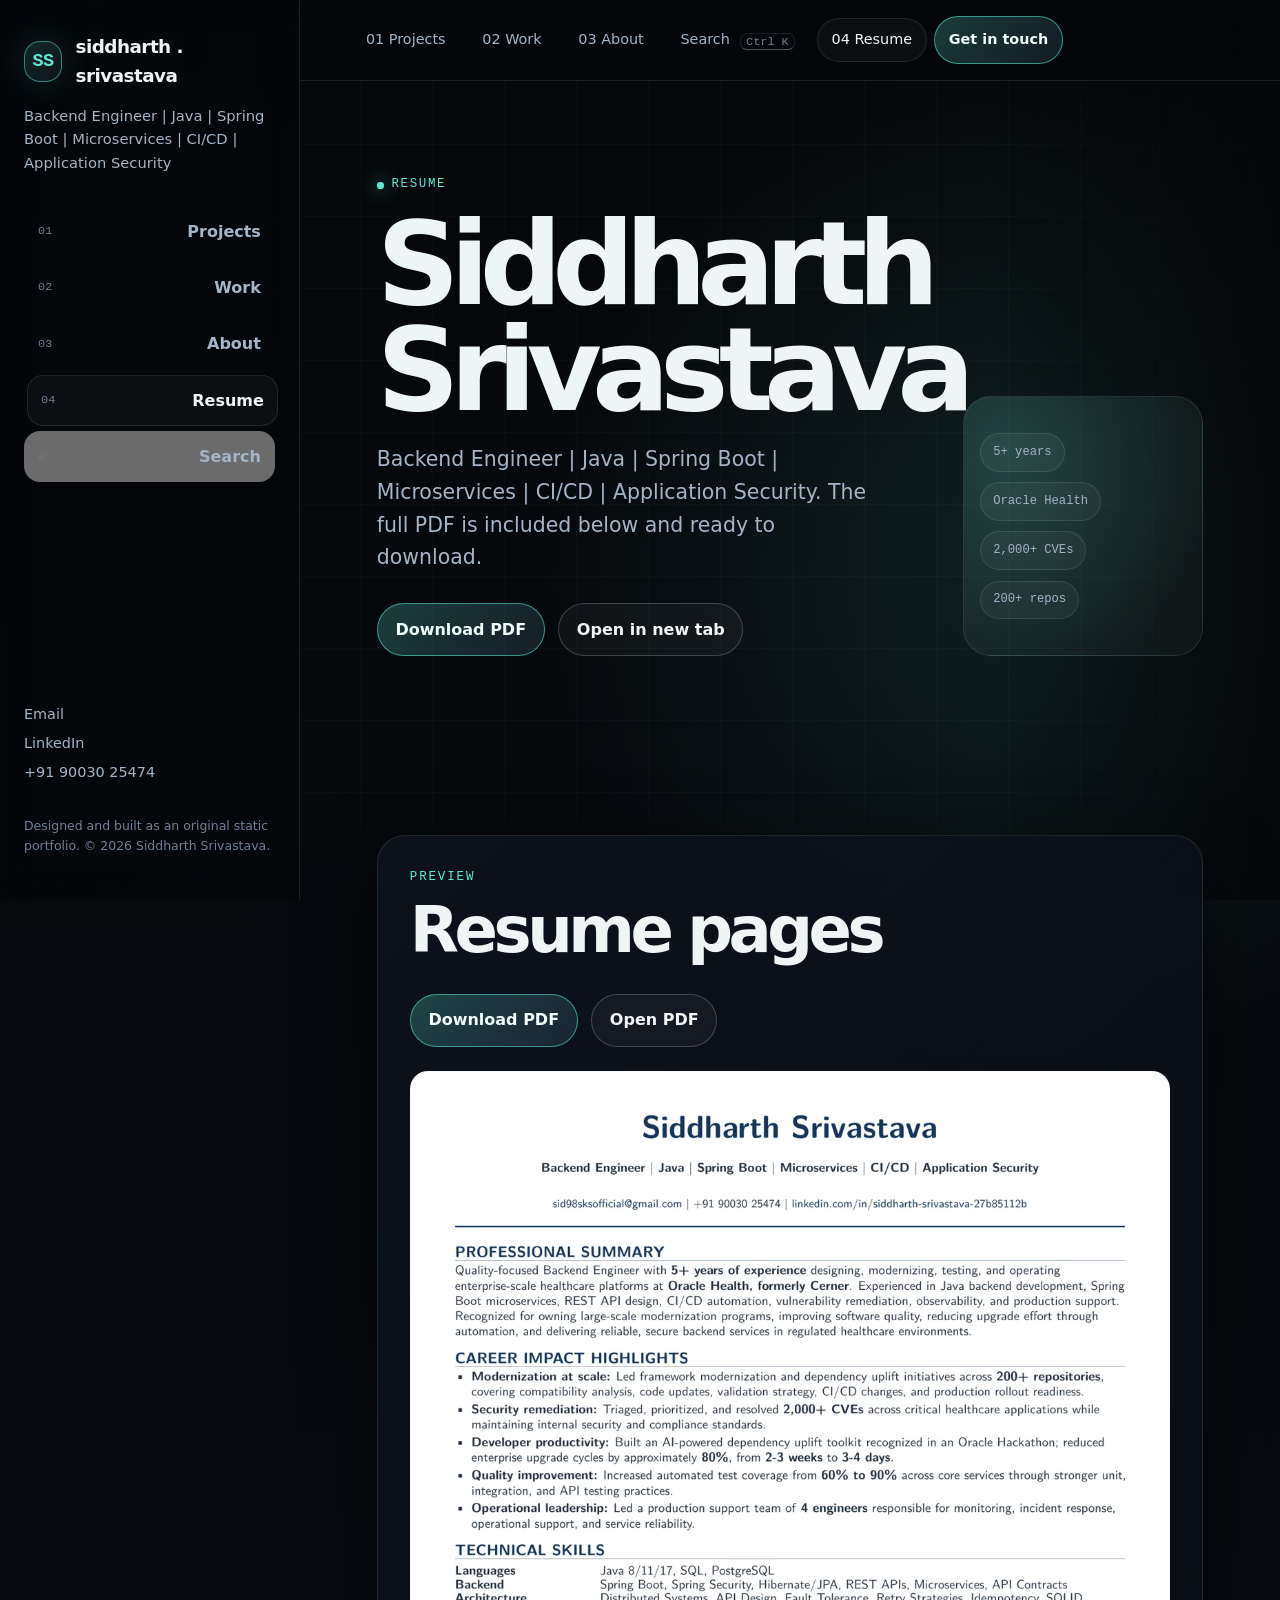
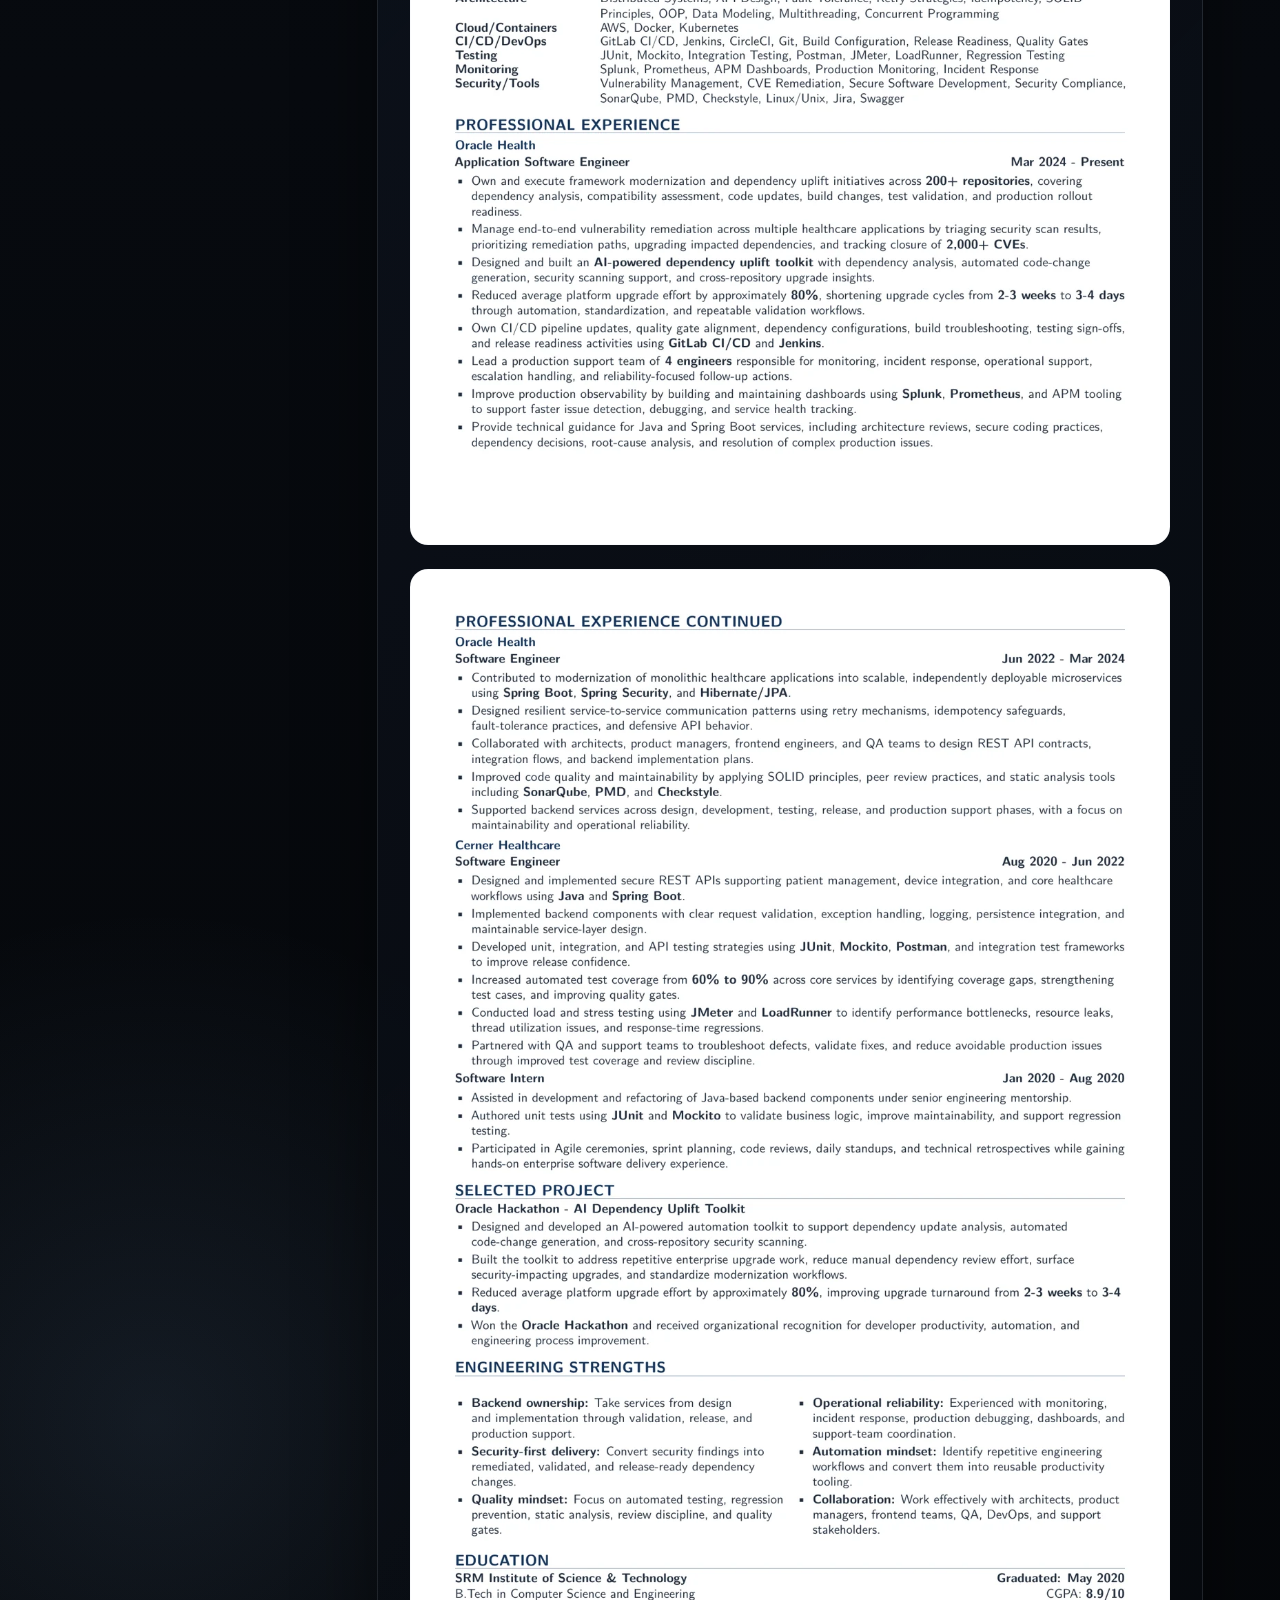
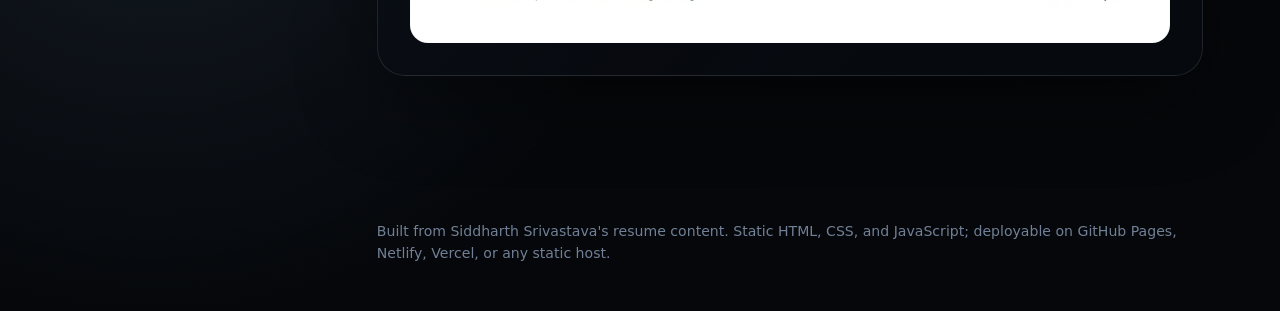
<file: resume.html>
<!doctype html>
<html lang="en">
<head>
  <meta charset="utf-8">
  <meta name="viewport" content="width=device-width, initial-scale=1">
  <title>Resume - Siddharth Srivastava</title>
  <meta name="description" content="Resume PDF and preview for Siddharth Srivastava, Backend Engineer.">
  <meta name="theme-color" content="#05070a">
  <link rel="canonical" href="https://beardo-sid.github.io/resume.html">
  <meta property="og:title" content="Resume - Siddharth Srivastava">
  <meta property="og:description" content="Resume PDF and preview for Siddharth Srivastava, Backend Engineer.">
  <meta property="og:type" content="website">
  <meta property="og:url" content="https://beardo-sid.github.io/resume.html">
  <link rel="icon" href="assets/favicon.svg" type="image/svg+xml">
  <link rel="stylesheet" href="assets/styles.css">
</head>
<body class="">
  <a class="skip-link" href="#main">Skip to content</a>
  <div class="shell">
    <aside class="sidebar" aria-label="Site sidebar">
      <a class="sidebar-brand" href="index.html" aria-label="Home">
        <span class="logo-dot">SS</span>
        <span>siddharth . srivastava</span>
      </a>
      <p class="sidebar-subtitle">Backend Engineer | Java | Spring Boot | Microservices | CI/CD | Application Security</p>
      <nav class="sidebar-nav" aria-label="Primary navigation">
        <a class="nav-link " href="projects.html"><span>01</span><strong>Projects</strong></a>
<a class="nav-link " href="work.html"><span>02</span><strong>Work</strong></a>
<a class="nav-link " href="about.html"><span>03</span><strong>About</strong></a>
        <a class="nav-link active" href="resume.html"><span>04</span><strong>Resume</strong></a>
        <button class="nav-link" type="button" data-search-open><span>⌕</span><strong>Search</strong></button>
      </nav>
      <div class="sidebar-spacer"></div>
      <div class="sidebar-social" aria-label="Contact links">
        <a href="mailto:sid98sksofficial@gmail.com">Email</a>
        <a href="https://www.linkedin.com/in/siddharth-srivastava-27b85112b" target="_blank" rel="noreferrer">LinkedIn</a>
        <a href="tel:+919003025474">+91 90030 25474</a>
      </div>
      <p class="sidebar-meta">Designed and built as an original static portfolio. © 2026 Siddharth Srivastava.</p>
    </aside>

    <div class="content">
      <header class="topbar">
        <a class="mobile-brand" href="index.html"><span class="logo-dot">SS</span><span>siddharth . srivastava</span></a>
        <button class="menu-trigger" type="button" data-menu-toggle aria-expanded="false" aria-controls="mobile-nav">Menu</button>
        <nav class="topbar-nav" id="mobile-nav" data-mobile-nav aria-label="Top navigation">
          <a class="" href="projects.html">01 Projects</a>
<a class="" href="work.html">02 Work</a>
<a class="" href="about.html">03 About</a>
<button class="search-trigger" type="button" data-search-open>Search <kbd>Ctrl K</kbd></button>
<a class="active" href="resume.html">04 Resume</a>
<a class="button primary" href="contact.html">Get in touch</a>
        </nav>
      </header>

      <main id="main">
        
<section class="section page-hero reveal">
  <div>
    <span class="eyebrow">resume</span>
    <h1>Siddharth Srivastava</h1>
    <p class="lede">Backend Engineer | Java | Spring Boot | Microservices | CI/CD | Application Security. The full PDF is included below and ready to download.</p>
    <div class="hero-actions">
      <a class="button primary" href="assets/Siddharth_Srivastava.pdf" download>Download PDF</a>
      <a class="button" href="assets/Siddharth_Srivastava.pdf" target="_blank" rel="noreferrer">Open in new tab</a>
    </div>
  </div>
  <div class="page-hero-visual"><div class="badge-stack"><span>5+ years</span><span>Oracle Health</span><span>2,000+ CVEs</span><span>200+ repos</span></div></div>
</section>

<section class="section reveal">
  <div class="resume-shell">
    <div class="resume-toolbar">
      <div>
        <span class="section-label">preview</span>
        <h2>Resume pages</h2>
      </div>
      <div class="hero-actions" style="margin-top:0">
        <a class="button primary" href="assets/Siddharth_Srivastava.pdf" download>Download PDF</a>
        <a class="button" href="assets/Siddharth_Srivastava.pdf" target="_blank" rel="noreferrer">Open PDF</a>
      </div>
    </div>
    <div class="resume-pages">
      <figure class="resume-page"><img src="assets/resume/page-1.webp" alt="Siddharth Srivastava resume page 1"></figure>
      <figure class="resume-page"><img src="assets/resume/page-2.webp" alt="Siddharth Srivastava resume page 2"></figure>
    </div>
  </div>
</section>

      </main>

      <footer class="footer">
        <p>Built from Siddharth Srivastava's resume content. Static HTML, CSS, and JavaScript; deployable on GitHub Pages, Netlify, Vercel, or any static host.</p>
      </footer>
    </div>
  </div>

  <div class="search-modal" data-search-modal aria-hidden="true" role="dialog" aria-label="Search portfolio">
    <div class="search-box">
      <div class="search-head">
        <input data-search-input type="search" placeholder="Search projects, work, skills, resume..." aria-label="Search">
        <button class="search-close" type="button" data-search-close>Esc</button>
      </div>
      <div class="search-results" data-search-results></div>
    </div>
  </div>
  <script src="assets/script.js"></script>
</body>
</html>
</file>
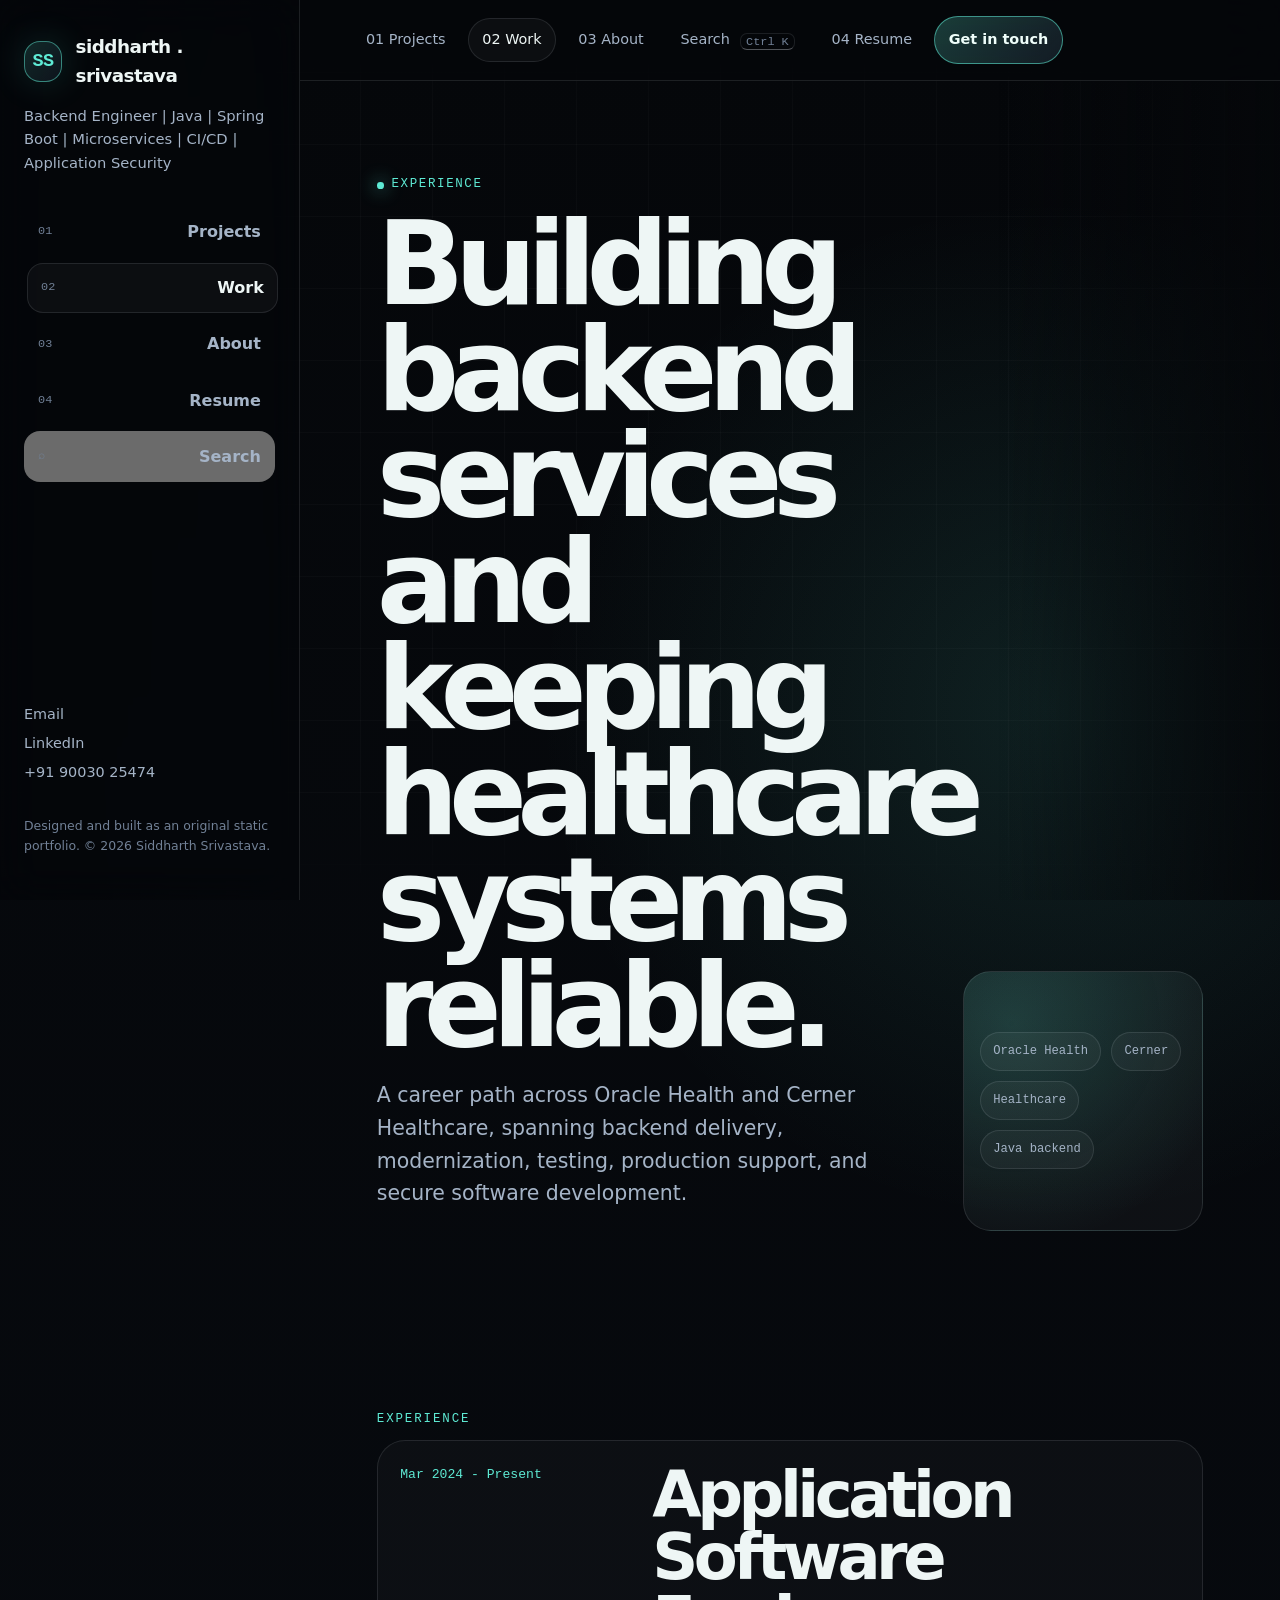
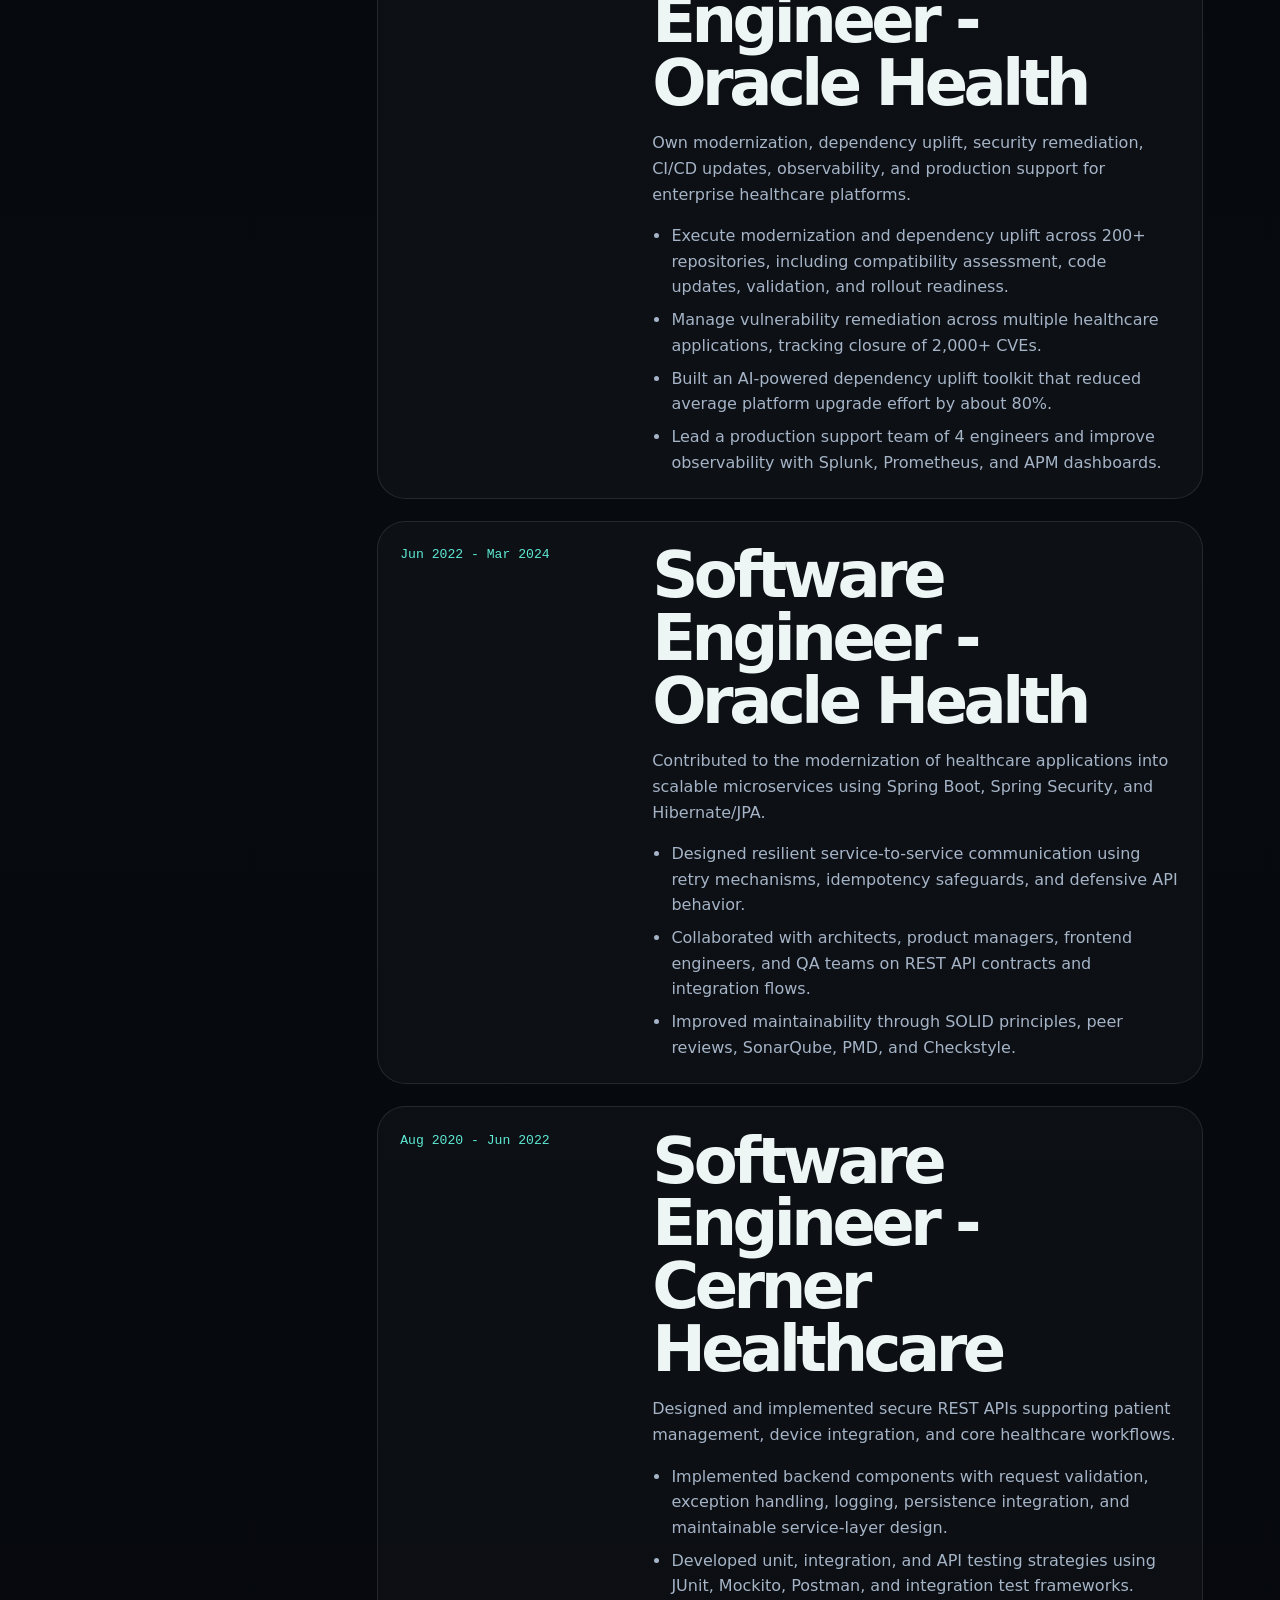
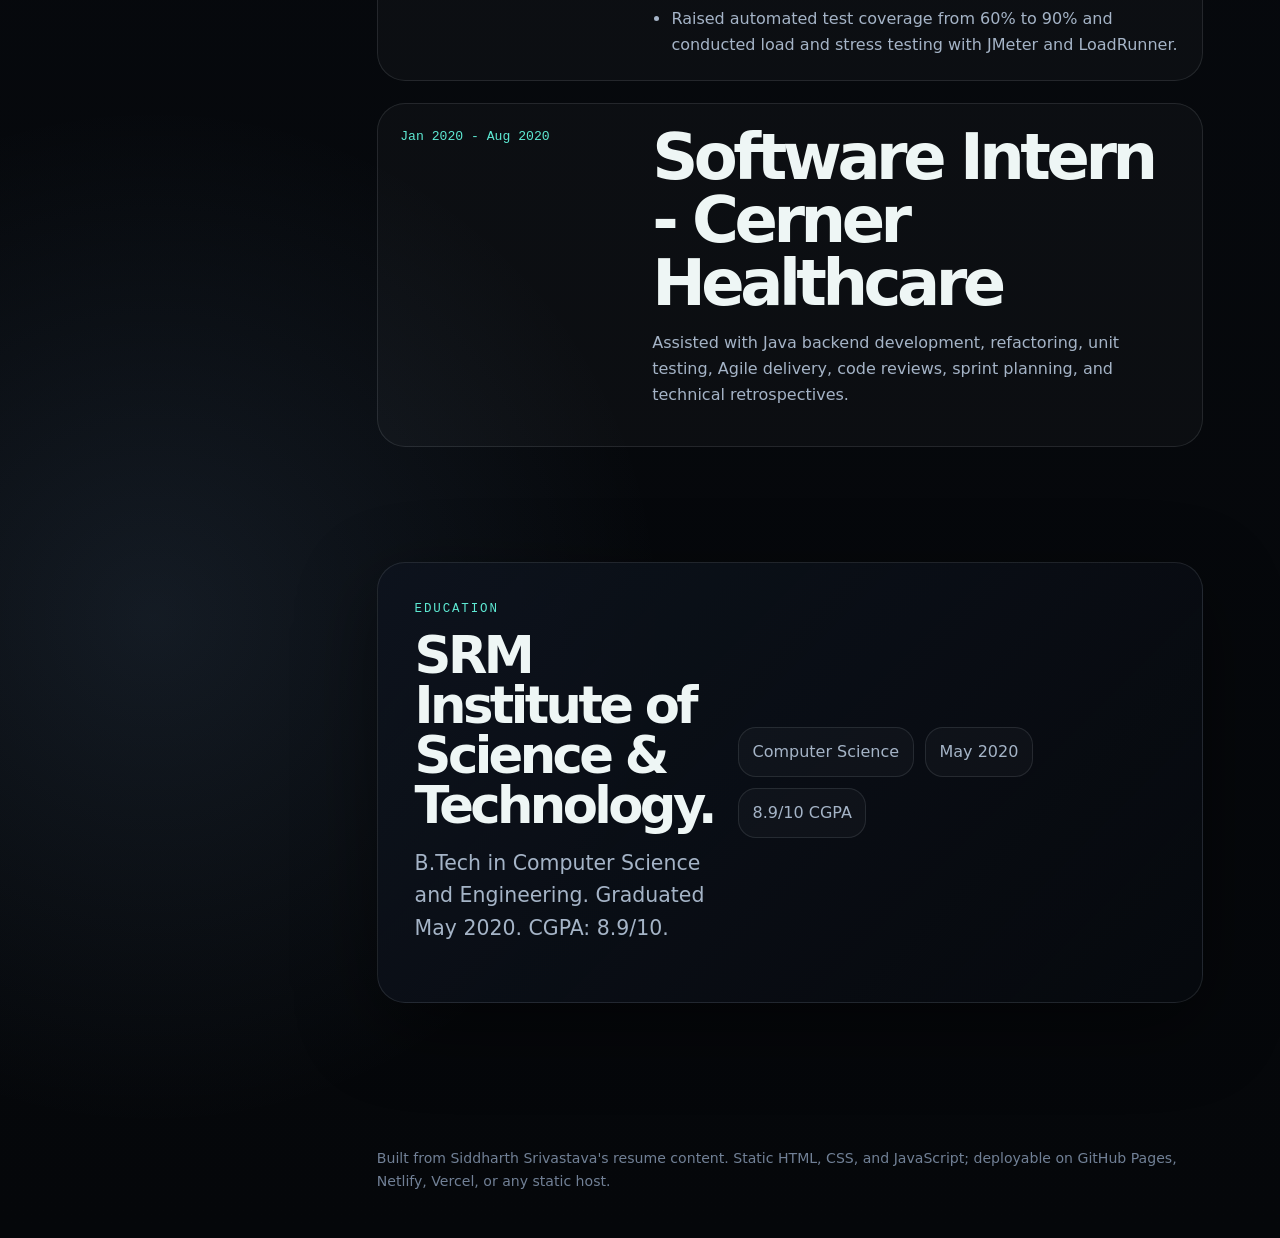
<file: work.html>
<!doctype html>
<html lang="en">
<head>
  <meta charset="utf-8">
  <meta name="viewport" content="width=device-width, initial-scale=1">
  <title>Work - Siddharth Srivastava</title>
  <meta name="description" content="Experience timeline for Siddharth Srivastava across Oracle Health and Cerner Healthcare.">
  <meta name="theme-color" content="#05070a">
  <link rel="canonical" href="https://beardo-sid.github.io/work.html">
  <meta property="og:title" content="Work - Siddharth Srivastava">
  <meta property="og:description" content="Experience timeline for Siddharth Srivastava across Oracle Health and Cerner Healthcare.">
  <meta property="og:type" content="website">
  <meta property="og:url" content="https://beardo-sid.github.io/work.html">
  <link rel="icon" href="assets/favicon.svg" type="image/svg+xml">
  <link rel="stylesheet" href="assets/styles.css">
</head>
<body class="">
  <a class="skip-link" href="#main">Skip to content</a>
  <div class="shell">
    <aside class="sidebar" aria-label="Site sidebar">
      <a class="sidebar-brand" href="index.html" aria-label="Home">
        <span class="logo-dot">SS</span>
        <span>siddharth . srivastava</span>
      </a>
      <p class="sidebar-subtitle">Backend Engineer | Java | Spring Boot | Microservices | CI/CD | Application Security</p>
      <nav class="sidebar-nav" aria-label="Primary navigation">
        <a class="nav-link " href="projects.html"><span>01</span><strong>Projects</strong></a>
<a class="nav-link active" href="work.html"><span>02</span><strong>Work</strong></a>
<a class="nav-link " href="about.html"><span>03</span><strong>About</strong></a>
        <a class="nav-link " href="resume.html"><span>04</span><strong>Resume</strong></a>
        <button class="nav-link" type="button" data-search-open><span>⌕</span><strong>Search</strong></button>
      </nav>
      <div class="sidebar-spacer"></div>
      <div class="sidebar-social" aria-label="Contact links">
        <a href="mailto:sid98sksofficial@gmail.com">Email</a>
        <a href="https://www.linkedin.com/in/siddharth-srivastava-27b85112b" target="_blank" rel="noreferrer">LinkedIn</a>
        <a href="tel:+919003025474">+91 90030 25474</a>
      </div>
      <p class="sidebar-meta">Designed and built as an original static portfolio. © 2026 Siddharth Srivastava.</p>
    </aside>

    <div class="content">
      <header class="topbar">
        <a class="mobile-brand" href="index.html"><span class="logo-dot">SS</span><span>siddharth . srivastava</span></a>
        <button class="menu-trigger" type="button" data-menu-toggle aria-expanded="false" aria-controls="mobile-nav">Menu</button>
        <nav class="topbar-nav" id="mobile-nav" data-mobile-nav aria-label="Top navigation">
          <a class="" href="projects.html">01 Projects</a>
<a class="active" href="work.html">02 Work</a>
<a class="" href="about.html">03 About</a>
<button class="search-trigger" type="button" data-search-open>Search <kbd>Ctrl K</kbd></button>
<a class="" href="resume.html">04 Resume</a>
<a class="button primary" href="contact.html">Get in touch</a>
        </nav>
      </header>

      <main id="main">
        
<section class="section page-hero reveal">
  <div>
    <span class="eyebrow">experience</span>
    <h1>Building backend services and keeping healthcare systems reliable.</h1>
    <p class="lede">A career path across Oracle Health and Cerner Healthcare, spanning backend delivery, modernization, testing, production support, and secure software development.</p>
  </div>
  <div class="page-hero-visual"><div class="badge-stack"><span>Oracle Health</span><span>Cerner</span><span>Healthcare</span><span>Java backend</span></div></div>
</section>

<section class="section reveal">
  <span class="section-label">experience</span>
  <div class="timeline">
    <article class="timeline-item" id="oracle-health-application-software-engineer">
      <div class="timeline-date">Mar 2024 - Present</div>
      <div>
        <h2>Application Software Engineer - Oracle Health</h2>
        <p>Own modernization, dependency uplift, security remediation, CI/CD updates, observability, and production support for enterprise healthcare platforms.</p>
        <ul>
          <li>Execute modernization and dependency uplift across 200+ repositories, including compatibility assessment, code updates, validation, and rollout readiness.</li>
          <li>Manage vulnerability remediation across multiple healthcare applications, tracking closure of 2,000+ CVEs.</li>
          <li>Built an AI-powered dependency uplift toolkit that reduced average platform upgrade effort by about 80%.</li>
          <li>Lead a production support team of 4 engineers and improve observability with Splunk, Prometheus, and APM dashboards.</li>
        </ul>
      </div>
    </article>

    <article class="timeline-item" id="oracle-health-software-engineer">
      <div class="timeline-date">Jun 2022 - Mar 2024</div>
      <div>
        <h2>Software Engineer - Oracle Health</h2>
        <p>Contributed to the modernization of healthcare applications into scalable microservices using Spring Boot, Spring Security, and Hibernate/JPA.</p>
        <ul>
          <li>Designed resilient service-to-service communication using retry mechanisms, idempotency safeguards, and defensive API behavior.</li>
          <li>Collaborated with architects, product managers, frontend engineers, and QA teams on REST API contracts and integration flows.</li>
          <li>Improved maintainability through SOLID principles, peer reviews, SonarQube, PMD, and Checkstyle.</li>
        </ul>
      </div>
    </article>

    <article class="timeline-item" id="cerner-software-engineer">
      <div class="timeline-date">Aug 2020 - Jun 2022</div>
      <div>
        <h2>Software Engineer - Cerner Healthcare</h2>
        <p>Designed and implemented secure REST APIs supporting patient management, device integration, and core healthcare workflows.</p>
        <ul>
          <li>Implemented backend components with request validation, exception handling, logging, persistence integration, and maintainable service-layer design.</li>
          <li>Developed unit, integration, and API testing strategies using JUnit, Mockito, Postman, and integration test frameworks.</li>
          <li>Raised automated test coverage from 60% to 90% and conducted load and stress testing with JMeter and LoadRunner.</li>
        </ul>
      </div>
    </article>

    <article class="timeline-item" id="cerner-software-intern">
      <div class="timeline-date">Jan 2020 - Aug 2020</div>
      <div>
        <h2>Software Intern - Cerner Healthcare</h2>
        <p>Assisted with Java backend development, refactoring, unit testing, Agile delivery, code reviews, sprint planning, and technical retrospectives.</p>
      </div>
    </article>
  </div>
</section>

<section class="section reveal">
  <div class="current-panel">
    <div>
      <span class="section-label">education</span>
      <h2>SRM Institute of Science & Technology.</h2>
      <p class="lede">B.Tech in Computer Science and Engineering. Graduated May 2020. CGPA: 8.9/10.</p>
    </div>
    <div class="mini-metrics"><span>Computer Science</span><span>May 2020</span><span>8.9/10 CGPA</span></div>
  </div>
</section>

      </main>

      <footer class="footer">
        <p>Built from Siddharth Srivastava's resume content. Static HTML, CSS, and JavaScript; deployable on GitHub Pages, Netlify, Vercel, or any static host.</p>
      </footer>
    </div>
  </div>

  <div class="search-modal" data-search-modal aria-hidden="true" role="dialog" aria-label="Search portfolio">
    <div class="search-box">
      <div class="search-head">
        <input data-search-input type="search" placeholder="Search projects, work, skills, resume..." aria-label="Search">
        <button class="search-close" type="button" data-search-close>Esc</button>
      </div>
      <div class="search-results" data-search-results></div>
    </div>
  </div>
  <script src="assets/script.js"></script>
</body>
</html>
</file>
<file: assets/styles.css>
:root {
  color-scheme: dark;
  --bg: #05070a;
  --bg-soft: #080c12;
  --panel: rgba(12, 17, 26, 0.72);
  --panel-strong: rgba(17, 24, 39, 0.86);
  --card: rgba(11, 16, 24, 0.74);
  --line: rgba(226, 232, 240, 0.11);
  --line-strong: rgba(226, 232, 240, 0.22);
  --text: #eef6f5;
  --muted: #a5b4c7;
  --subtle: #718096;
  --accent: #5eead4;
  --accent-2: #93c5fd;
  --accent-3: #c4b5fd;
  --danger: #fca5a5;
  --shadow: 0 24px 80px rgba(0, 0, 0, 0.45);
  --radius-lg: 28px;
  --radius-md: 20px;
  --radius-sm: 999px;
  --font-sans: Inter, ui-sans-serif, system-ui, -apple-system, BlinkMacSystemFont, "Segoe UI", sans-serif;
  --font-mono: "SFMono-Regular", Consolas, "Liberation Mono", Menlo, monospace;
}

* {
  box-sizing: border-box;
}

html {
  min-height: 100%;
  scroll-behavior: smooth;
}

body {
  min-height: 100%;
  margin: 0;
  background:
    radial-gradient(circle at 82% 16%, rgba(94, 234, 212, 0.11), transparent 32rem),
    radial-gradient(circle at 12% 86%, rgba(147, 197, 253, 0.10), transparent 32rem),
    linear-gradient(180deg, #05070a 0%, #070a0f 48%, #05070a 100%);
  color: var(--text);
  font-family: var(--font-sans);
  font-size: 16px;
  line-height: 1.6;
  overflow-x: hidden;
}

body::before {
  content: "";
  position: fixed;
  inset: 0;
  pointer-events: none;
  background-image:
    linear-gradient(rgba(255, 255, 255, 0.025) 1px, transparent 1px),
    linear-gradient(90deg, rgba(255, 255, 255, 0.025) 1px, transparent 1px);
  background-size: 72px 72px;
  mask-image: linear-gradient(to bottom, transparent, black 12%, black 88%, transparent);
  z-index: -2;
}

body::after {
  content: "";
  position: fixed;
  inset: 0;
  pointer-events: none;
  background: linear-gradient(90deg, rgba(5, 7, 10, 0.84), transparent 22%, transparent 78%, rgba(5, 7, 10, 0.88));
  z-index: -1;
}

a {
  color: inherit;
  text-decoration: none;
}

a:hover {
  color: var(--accent);
}

img, svg, canvas {
  max-width: 100%;
  display: block;
}

button, input, textarea {
  font: inherit;
}

button {
  cursor: pointer;
}

.skip-link {
  position: fixed;
  left: 1rem;
  top: 1rem;
  transform: translateY(-160%);
  z-index: 1000;
  border-radius: var(--radius-sm);
  background: var(--accent);
  color: #001412;
  padding: 0.8rem 1rem;
  font-weight: 800;
}

.skip-link:focus {
  transform: translateY(0);
}

.shell {
  display: grid;
  grid-template-columns: 300px minmax(0, 1fr);
  min-height: 100vh;
}

.sidebar {
  position: sticky;
  top: 0;
  height: 100vh;
  padding: 2rem 1.5rem;
  display: flex;
  flex-direction: column;
  gap: 2rem;
  border-right: 1px solid var(--line);
  background: rgba(5, 7, 10, 0.54);
  backdrop-filter: blur(20px);
}

.sidebar-brand {
  display: flex;
  align-items: center;
  gap: 0.85rem;
  letter-spacing: -0.03em;
  font-size: 1.15rem;
  font-weight: 850;
}

.logo-dot {
  width: 2.55rem;
  height: 2.55rem;
  display: grid;
  place-items: center;
  border: 1px solid rgba(94, 234, 212, 0.5);
  border-radius: 16px;
  background: linear-gradient(135deg, rgba(94, 234, 212, 0.16), rgba(147, 197, 253, 0.08));
  color: var(--accent);
  font-family: var(--font-mono);
  font-weight: 900;
  box-shadow: 0 0 36px rgba(94, 234, 212, 0.16);
}

.sidebar-subtitle {
  color: var(--muted);
  margin: -1.2rem 0 0;
  max-width: 15.5rem;
  font-size: 0.92rem;
}

.sidebar-nav,
.sidebar-social {
  display: grid;
  gap: 0.35rem;
}

.nav-link {
  display: flex;
  justify-content: space-between;
  align-items: center;
  min-height: 2.65rem;
  padding: 0.72rem 0.82rem;
  border: 1px solid transparent;
  border-radius: 16px;
  color: var(--muted);
  transition: border-color 180ms ease, color 180ms ease, background 180ms ease, transform 180ms ease;
}

.nav-link span:first-child {
  font-family: var(--font-mono);
  font-size: 0.74rem;
  color: var(--subtle);
}

.nav-link.active,
.nav-link:hover {
  color: var(--text);
  border-color: var(--line);
  background: rgba(255, 255, 255, 0.035);
  transform: translateX(3px);
}

.sidebar-spacer {
  flex: 1;
}

.sidebar-social a {
  color: var(--muted);
  font-size: 0.9rem;
}

.sidebar-meta {
  color: var(--subtle);
  font-size: 0.78rem;
}

.content {
  min-width: 0;
}

.topbar {
  position: sticky;
  top: 0;
  z-index: 20;
  display: flex;
  justify-content: space-between;
  align-items: center;
  gap: 1rem;
  min-height: 76px;
  padding: 1rem clamp(1.1rem, 4vw, 4rem);
  border-bottom: 1px solid var(--line);
  background: rgba(5, 7, 10, 0.62);
  backdrop-filter: blur(24px);
}

.topbar-nav {
  display: flex;
  align-items: center;
  gap: 0.45rem;
}

.topbar-nav a,
.search-trigger,
.menu-trigger {
  border: 1px solid transparent;
  border-radius: var(--radius-sm);
  background: transparent;
  color: var(--muted);
  padding: 0.58rem 0.86rem;
  font-size: 0.9rem;
  transition: background 180ms ease, border-color 180ms ease, color 180ms ease;
}

.topbar-nav a:hover,
.search-trigger:hover,
.menu-trigger:hover {
  border-color: var(--line);
  background: rgba(255, 255, 255, 0.035);
  color: var(--text);
}

.search-trigger kbd {
  margin-left: 0.35rem;
  border: 1px solid var(--line);
  border-bottom-color: rgba(226, 232, 240, 0.35);
  border-radius: 7px;
  padding: 0.05rem 0.32rem;
  color: var(--subtle);
  font-size: 0.74rem;
  font-family: var(--font-mono);
}

.mobile-brand {
  display: none;
  align-items: center;
  gap: 0.7rem;
  font-weight: 850;
  letter-spacing: -0.03em;
}

.menu-trigger {
  display: none;
}

main {
  padding: clamp(2.6rem, 7vw, 6.2rem) clamp(1.1rem, 6vw, 6.8rem) 5rem;
}

.section {
  max-width: 1180px;
  margin: 0 auto;
}

.section + .section {
  margin-top: clamp(4rem, 9vw, 8rem);
}

.hero {
  min-height: calc(100vh - 140px);
  display: grid;
  grid-template-columns: minmax(0, 1.05fr) minmax(340px, 0.78fr);
  align-items: center;
  gap: clamp(2rem, 6vw, 5rem);
}

.eyebrow {
  display: inline-flex;
  align-items: center;
  gap: 0.5rem;
  margin-bottom: 1rem;
  color: var(--accent);
  font-family: var(--font-mono);
  font-size: 0.78rem;
  letter-spacing: 0.13em;
  text-transform: uppercase;
}

.eyebrow::before {
  content: "";
  width: 0.42rem;
  height: 0.42rem;
  border-radius: 50%;
  background: var(--accent);
  box-shadow: 0 0 18px var(--accent);
}

h1, h2, h3, p {
  margin-top: 0;
}

h1 {
  margin-bottom: 1.25rem;
  max-width: 15ch;
  font-size: clamp(3.15rem, 9vw, 7.9rem);
  line-height: 0.92;
  letter-spacing: -0.085em;
}

.page-hero h1 {
  max-width: 15ch;
}

h2 {
  margin-bottom: 1rem;
  font-size: clamp(2rem, 5vw, 4.4rem);
  line-height: 0.98;
  letter-spacing: -0.07em;
}

h3 {
  margin-bottom: 0.55rem;
  font-size: clamp(1.22rem, 2vw, 1.65rem);
  line-height: 1.13;
  letter-spacing: -0.035em;
}

.lede {
  max-width: 58rem;
  color: var(--muted);
  font-size: clamp(1.05rem, 1.7vw, 1.28rem);
}

.measure {
  max-width: 68rem;
}

.text-muted {
  color: var(--muted);
}

.hero-actions,
.card-actions,
.contact-actions {
  display: flex;
  flex-wrap: wrap;
  gap: 0.85rem;
  margin-top: 1.8rem;
}

.button {
  display: inline-flex;
  align-items: center;
  justify-content: center;
  gap: 0.55rem;
  min-height: 3rem;
  border: 1px solid var(--line-strong);
  border-radius: var(--radius-sm);
  padding: 0.8rem 1.1rem;
  background: rgba(255, 255, 255, 0.04);
  color: var(--text);
  font-weight: 750;
  box-shadow: none;
  transition: transform 180ms ease, border-color 180ms ease, background 180ms ease, color 180ms ease;
}

.button:hover {
  transform: translateY(-2px);
  border-color: rgba(94, 234, 212, 0.58);
  background: rgba(94, 234, 212, 0.10);
  color: var(--text);
}

.button.primary {
  border-color: rgba(94, 234, 212, 0.55);
  background: linear-gradient(135deg, rgba(94, 234, 212, 0.24), rgba(147, 197, 253, 0.11));
  color: #effefa;
}

.hero-card {
  position: relative;
  overflow: hidden;
  border: 1px solid var(--line);
  border-radius: var(--radius-lg);
  background: linear-gradient(180deg, rgba(14, 20, 31, 0.92), rgba(7, 10, 15, 0.78));
  box-shadow: var(--shadow);
  isolation: isolate;
}

.hero-card::before {
  content: "";
  position: absolute;
  inset: -30%;
  background:
    radial-gradient(circle at 55% 48%, rgba(94, 234, 212, 0.25), transparent 18rem),
    conic-gradient(from 90deg, transparent, rgba(147, 197, 253, 0.14), transparent, rgba(94, 234, 212, 0.12), transparent);
  animation: spin 18s linear infinite;
  z-index: -2;
}

.hero-card::after {
  content: "";
  position: absolute;
  inset: 1px;
  border-radius: calc(var(--radius-lg) - 1px);
  background: rgba(5, 7, 10, 0.62);
  z-index: -1;
}

.orbit-wrap {
  position: relative;
  min-height: 490px;
  display: grid;
  place-items: center;
  padding: 2rem;
}

#hero-canvas {
  position: absolute;
  inset: 0;
  width: 100%;
  height: 100%;
  opacity: 0.8;
}

.monogram-card {
  position: relative;
  width: min(74%, 360px);
  aspect-ratio: 1;
  border: 1px solid rgba(255, 255, 255, 0.12);
  border-radius: 32px;
  overflow: hidden;
  box-shadow: 0 30px 90px rgba(0, 0, 0, 0.45);
  transform: rotate(-3deg);
}

.status-pill {
  position: absolute;
  left: 1.4rem;
  right: 1.4rem;
  bottom: 1.4rem;
  display: flex;
  justify-content: space-between;
  gap: 1rem;
  border: 1px solid var(--line);
  border-radius: 20px;
  padding: 0.9rem 1rem;
  background: rgba(6, 8, 12, 0.78);
  backdrop-filter: blur(16px);
  color: var(--muted);
  font-family: var(--font-mono);
  font-size: 0.75rem;
}

.metric-strip {
  display: grid;
  grid-template-columns: repeat(4, 1fr);
  gap: 1rem;
  margin-top: clamp(2rem, 5vw, 4rem);
}

.metric {
  border: 1px solid var(--line);
  border-radius: var(--radius-md);
  padding: 1.1rem;
  background: rgba(255, 255, 255, 0.032);
}

.metric strong {
  display: block;
  color: var(--text);
  font-size: clamp(1.6rem, 3vw, 2.4rem);
  letter-spacing: -0.06em;
  line-height: 1;
}

.metric span {
  display: block;
  margin-top: 0.55rem;
  color: var(--muted);
  font-size: 0.9rem;
}

.section-head {
  display: grid;
  grid-template-columns: minmax(0, 1fr) auto;
  align-items: end;
  gap: 1.5rem;
  margin-bottom: 2rem;
}

.section-label {
  display: block;
  margin-bottom: 0.65rem;
  color: var(--accent);
  font-family: var(--font-mono);
  font-size: 0.78rem;
  letter-spacing: 0.15em;
  text-transform: uppercase;
}

.card-grid {
  display: grid;
  grid-template-columns: repeat(3, minmax(0, 1fr));
  gap: 1rem;
}

.card-grid.two {
  grid-template-columns: repeat(2, minmax(0, 1fr));
}

.card {
  position: relative;
  overflow: hidden;
  border: 1px solid var(--line);
  border-radius: var(--radius-lg);
  background: linear-gradient(180deg, rgba(13, 19, 29, 0.84), rgba(7, 10, 15, 0.72));
  padding: 1.35rem;
  transition: transform 220ms ease, border-color 220ms ease, background 220ms ease;
}

.card::before {
  content: "";
  position: absolute;
  inset: 0;
  background: radial-gradient(circle at 20% 0%, rgba(94, 234, 212, 0.11), transparent 17rem);
  opacity: 0;
  transition: opacity 220ms ease;
  pointer-events: none;
}

.card:hover {
  transform: translateY(-5px);
  border-color: rgba(94, 234, 212, 0.4);
  background: linear-gradient(180deg, rgba(13, 19, 29, 0.96), rgba(7, 10, 15, 0.86));
}

.card:hover::before {
  opacity: 1;
}

.card-top {
  display: flex;
  justify-content: space-between;
  align-items: center;
  gap: 1rem;
  margin-bottom: 1rem;
  color: var(--subtle);
  font-family: var(--font-mono);
  font-size: 0.78rem;
}

.card p,
.timeline p,
.about-panel p {
  color: var(--muted);
}

.tags {
  display: flex;
  flex-wrap: wrap;
  gap: 0.45rem;
  margin-top: 1.1rem;
}

.tag {
  border: 1px solid var(--line);
  border-radius: var(--radius-sm);
  background: rgba(255, 255, 255, 0.035);
  color: #b7c7d9;
  padding: 0.28rem 0.58rem;
  font-family: var(--font-mono);
  font-size: 0.72rem;
}

.feature-list {
  display: grid;
  gap: 1rem;
}

.feature-row {
  display: grid;
  grid-template-columns: 140px minmax(0, 1fr);
  gap: 1.4rem;
  border-top: 1px solid var(--line);
  padding: 1.35rem 0;
}

.feature-row:last-child {
  border-bottom: 1px solid var(--line);
}

.feature-index {
  color: var(--accent);
  font-family: var(--font-mono);
  font-size: 0.85rem;
}

.current-panel,
.cta-panel,
.about-panel,
.resume-shell,
.contact-shell {
  border: 1px solid var(--line);
  border-radius: var(--radius-lg);
  background: linear-gradient(135deg, rgba(13, 19, 29, 0.92), rgba(7, 10, 15, 0.68));
  box-shadow: var(--shadow);
}

.current-panel {
  display: grid;
  grid-template-columns: 1fr auto;
  gap: 1.5rem;
  align-items: center;
  padding: clamp(1.4rem, 4vw, 2.3rem);
}

.current-panel h2 {
  font-size: clamp(1.8rem, 4vw, 3.2rem);
}

.current-panel .mini-metrics {
  display: flex;
  flex-wrap: wrap;
  gap: 0.7rem;
}

.mini-metrics span {
  border: 1px solid var(--line);
  border-radius: 18px;
  padding: 0.7rem 0.85rem;
  color: var(--muted);
  background: rgba(255, 255, 255, 0.028);
  white-space: nowrap;
}

.cta-panel {
  display: grid;
  grid-template-columns: minmax(0, 1fr) auto;
  gap: 1.5rem;
  align-items: center;
  padding: clamp(1.5rem, 4vw, 2.5rem);
}

.page-hero {
  display: grid;
  grid-template-columns: minmax(0, 1fr) minmax(240px, 0.38fr);
  gap: clamp(2rem, 6vw, 5rem);
  align-items: end;
  padding-bottom: clamp(2.2rem, 5vw, 4rem);
}

.page-hero-visual {
  border: 1px solid var(--line);
  border-radius: var(--radius-lg);
  background: radial-gradient(circle at 20% 20%, rgba(94, 234, 212, 0.17), transparent 14rem), rgba(255, 255, 255, 0.035);
  padding: 1rem;
  min-height: 260px;
  display: grid;
  place-items: center;
  overflow: hidden;
}

.badge-stack {
  display: flex;
  flex-wrap: wrap;
  gap: 0.65rem;
}

.badge-stack span {
  border: 1px solid var(--line);
  border-radius: var(--radius-sm);
  background: rgba(255, 255, 255, 0.04);
  padding: 0.54rem 0.75rem;
  color: var(--muted);
  font-family: var(--font-mono);
  font-size: 0.76rem;
}

.project-card {
  display: grid;
  grid-template-columns: 120px minmax(0, 1fr);
  gap: 1.5rem;
  border-top: 1px solid var(--line);
  padding: clamp(1.4rem, 3vw, 2rem) 0;
}

.project-card:last-child {
  border-bottom: 1px solid var(--line);
}

.project-number {
  color: var(--accent);
  font-family: var(--font-mono);
  font-size: 0.8rem;
}

.project-meta {
  display: flex;
  flex-wrap: wrap;
  gap: 0.75rem;
  margin-bottom: 0.7rem;
  color: var(--subtle);
  font-family: var(--font-mono);
  font-size: 0.78rem;
}

.project-highlight {
  display: grid;
  grid-template-columns: repeat(3, minmax(0, 1fr));
  gap: 0.7rem;
  margin: 1.2rem 0;
}

.project-highlight span {
  border: 1px solid var(--line);
  border-radius: 18px;
  background: rgba(255, 255, 255, 0.03);
  padding: 0.8rem;
  color: var(--muted);
  font-size: 0.88rem;
}

.timeline {
  display: grid;
  gap: 1.4rem;
}

.timeline-item {
  position: relative;
  display: grid;
  grid-template-columns: 220px minmax(0, 1fr);
  gap: 2rem;
  border: 1px solid var(--line);
  border-radius: var(--radius-lg);
  background: rgba(255, 255, 255, 0.026);
  padding: 1.4rem;
}

.timeline-date {
  color: var(--accent);
  font-family: var(--font-mono);
  font-size: 0.82rem;
}

.timeline ul,
.plain-list {
  margin: 1rem 0 0;
  padding-left: 1.2rem;
  color: var(--muted);
}

.timeline li + li,
.plain-list li + li {
  margin-top: 0.45rem;
}

.about-grid {
  display: grid;
  grid-template-columns: minmax(0, 0.9fr) minmax(0, 1.1fr);
  gap: 1rem;
}

.about-panel {
  padding: clamp(1.4rem, 4vw, 2rem);
}

.profile-card {
  border: 1px solid var(--line);
  border-radius: var(--radius-lg);
  background: rgba(255, 255, 255, 0.03);
  padding: 1rem;
}

.profile-card img {
  border-radius: 24px;
  border: 1px solid var(--line);
}

.profile-facts {
  display: grid;
  gap: 0.8rem;
  margin-top: 1rem;
}

.fact {
  display: flex;
  justify-content: space-between;
  gap: 1rem;
  border-top: 1px solid var(--line);
  padding-top: 0.8rem;
  color: var(--muted);
}

.fact strong {
  color: var(--text);
  font-weight: 760;
  text-align: right;
}

.skills-layout {
  display: grid;
  grid-template-columns: repeat(2, minmax(0, 1fr));
  gap: 1rem;
}

.skill-box {
  border: 1px solid var(--line);
  border-radius: var(--radius-md);
  padding: 1rem;
  background: rgba(255, 255, 255, 0.028);
}

.skill-box h3 {
  font-size: 1rem;
}

.skill-box ul {
  display: flex;
  flex-wrap: wrap;
  gap: 0.45rem;
  list-style: none;
  margin: 0;
  padding: 0;
}

.skill-box li {
  border: 1px solid var(--line);
  border-radius: var(--radius-sm);
  padding: 0.32rem 0.58rem;
  color: var(--muted);
  font-family: var(--font-mono);
  font-size: 0.72rem;
}

.resume-shell {
  padding: clamp(1rem, 3vw, 2rem);
}

.resume-toolbar {
  display: flex;
  flex-wrap: wrap;
  justify-content: space-between;
  align-items: center;
  gap: 1rem;
  margin-bottom: 1.5rem;
}

.resume-pages {
  display: grid;
  gap: 1.5rem;
}

.resume-page {
  overflow: hidden;
  border: 1px solid var(--line-strong);
  border-radius: 18px;
  background: #fff;
}

.resume-page img {
  width: 100%;
  height: auto;
}

.pdf-embed {
  width: 100%;
  min-height: 78vh;
  border: 1px solid var(--line);
  border-radius: 18px;
  background: rgba(255,255,255,0.04);
}

.contact-shell {
  display: grid;
  grid-template-columns: minmax(0, 0.9fr) minmax(0, 1.1fr);
  gap: 1rem;
  padding: clamp(1rem, 3vw, 1.4rem);
}

.contact-card {
  border: 1px solid var(--line);
  border-radius: 24px;
  padding: clamp(1.2rem, 3vw, 1.7rem);
  background: rgba(255, 255, 255, 0.028);
}

.contact-list {
  display: grid;
  gap: 0.8rem;
  margin-top: 1rem;
}

.contact-list a,
.contact-list span {
  display: flex;
  justify-content: space-between;
  gap: 1rem;
  border-top: 1px solid var(--line);
  padding-top: 0.8rem;
  color: var(--muted);
}

.contact-form {
  display: grid;
  gap: 1rem;
}

.field {
  display: grid;
  gap: 0.38rem;
}

.field label {
  color: var(--muted);
  font-size: 0.92rem;
}

.field input,
.field textarea {
  width: 100%;
  border: 1px solid var(--line);
  border-radius: 18px;
  background: rgba(5, 7, 10, 0.52);
  color: var(--text);
  padding: 0.9rem 1rem;
  outline: none;
}

.field input:focus,
.field textarea:focus {
  border-color: rgba(94, 234, 212, 0.56);
  box-shadow: 0 0 0 4px rgba(94, 234, 212, 0.08);
}

.form-note {
  margin: 0;
  color: var(--subtle);
  font-size: 0.86rem;
}

.search-modal {
  position: fixed;
  inset: 0;
  z-index: 200;
  display: none;
  align-items: flex-start;
  justify-content: center;
  padding: min(10vh, 6rem) 1rem 1rem;
  background: rgba(0, 0, 0, 0.56);
  backdrop-filter: blur(14px);
}

.search-modal.open {
  display: flex;
}

.search-box {
  width: min(720px, 100%);
  overflow: hidden;
  border: 1px solid var(--line-strong);
  border-radius: 26px;
  background: rgba(8, 12, 18, 0.96);
  box-shadow: var(--shadow);
}

.search-head {
  display: flex;
  align-items: center;
  gap: 0.75rem;
  border-bottom: 1px solid var(--line);
  padding: 1rem;
}

.search-head input {
  flex: 1;
  border: 0;
  background: transparent;
  color: var(--text);
  outline: none;
  font-size: 1.05rem;
}

.search-close {
  border: 1px solid var(--line);
  border-radius: 10px;
  background: transparent;
  color: var(--muted);
  padding: 0.32rem 0.55rem;
}

.search-results {
  display: grid;
  max-height: 56vh;
  overflow: auto;
  padding: 0.6rem;
}

.search-result {
  display: grid;
  grid-template-columns: 80px minmax(0, 1fr);
  gap: 1rem;
  border-radius: 18px;
  padding: 0.9rem;
  color: var(--muted);
}

.search-result:hover,
.search-result:focus {
  background: rgba(255, 255, 255, 0.04);
  color: var(--text);
  outline: none;
}

.search-result span:first-child {
  color: var(--accent);
  font-family: var(--font-mono);
  font-size: 0.74rem;
}

.footer {
  max-width: 1180px;
  margin: 0 auto;
  padding: 4rem clamp(1.1rem, 6vw, 6.8rem) 2rem;
  color: var(--subtle);
  font-size: 0.88rem;
}

.reveal {
  opacity: 0;
  transform: translateY(18px);
  transition: opacity 600ms ease, transform 600ms ease;
}

.reveal.visible {
  opacity: 1;
  transform: translateY(0);
}

@keyframes spin {
  to { transform: rotate(360deg); }
}

@media (max-width: 1100px) {
  .shell {
    grid-template-columns: 1fr;
  }

  .sidebar {
    display: none;
  }

  .mobile-brand,
  .menu-trigger {
    display: flex;
  }

  .topbar-nav {
    position: fixed;
    inset: 76px 1rem auto 1rem;
    display: none;
    flex-direction: column;
    align-items: stretch;
    border: 1px solid var(--line);
    border-radius: 22px;
    padding: 0.7rem;
    background: rgba(8, 12, 18, 0.98);
    box-shadow: var(--shadow);
  }

  .topbar-nav.open {
    display: flex;
  }

  .topbar-nav a,
  .search-trigger {
    justify-content: flex-start;
    text-align: left;
  }

  .hero,
  .page-hero,
  .about-grid,
  .contact-shell,
  .current-panel,
  .cta-panel {
    grid-template-columns: 1fr;
  }

  .hero {
    min-height: auto;
  }

  .metric-strip,
  .card-grid,
  .card-grid.two,
  .skills-layout {
    grid-template-columns: repeat(2, minmax(0, 1fr));
  }
}

@media (max-width: 720px) {
  main {
    padding-top: 2.2rem;
  }

  .topbar {
    padding-inline: 1rem;
  }

  .topbar .button {
    display: none;
  }

  h1 {
    font-size: clamp(3.1rem, 16vw, 4.8rem);
  }

  .orbit-wrap {
    min-height: 380px;
  }

  .metric-strip,
  .card-grid,
  .card-grid.two,
  .project-highlight,
  .skills-layout {
    grid-template-columns: 1fr;
  }

  .section-head,
  .project-card,
  .timeline-item,
  .feature-row {
    grid-template-columns: 1fr;
  }

  .project-card {
    gap: 0.5rem;
  }

  .timeline-item {
    gap: 0.5rem;
  }

  .status-pill {
    flex-direction: column;
  }

  .search-result {
    grid-template-columns: 1fr;
    gap: 0.2rem;
  }
}

@media (prefers-reduced-motion: reduce) {
  html {
    scroll-behavior: auto;
  }

  *, *::before, *::after {
    animation-duration: 0.01ms !important;
    animation-iteration-count: 1 !important;
    transition-duration: 0.01ms !important;
  }

  .reveal {
    opacity: 1;
    transform: none;
  }
}

.topbar-nav a.active {
  border-color: var(--line);
  background: rgba(255, 255, 255, 0.035);
  color: var(--text);
}

.resume-page {
  margin: 0;
}
</file>
